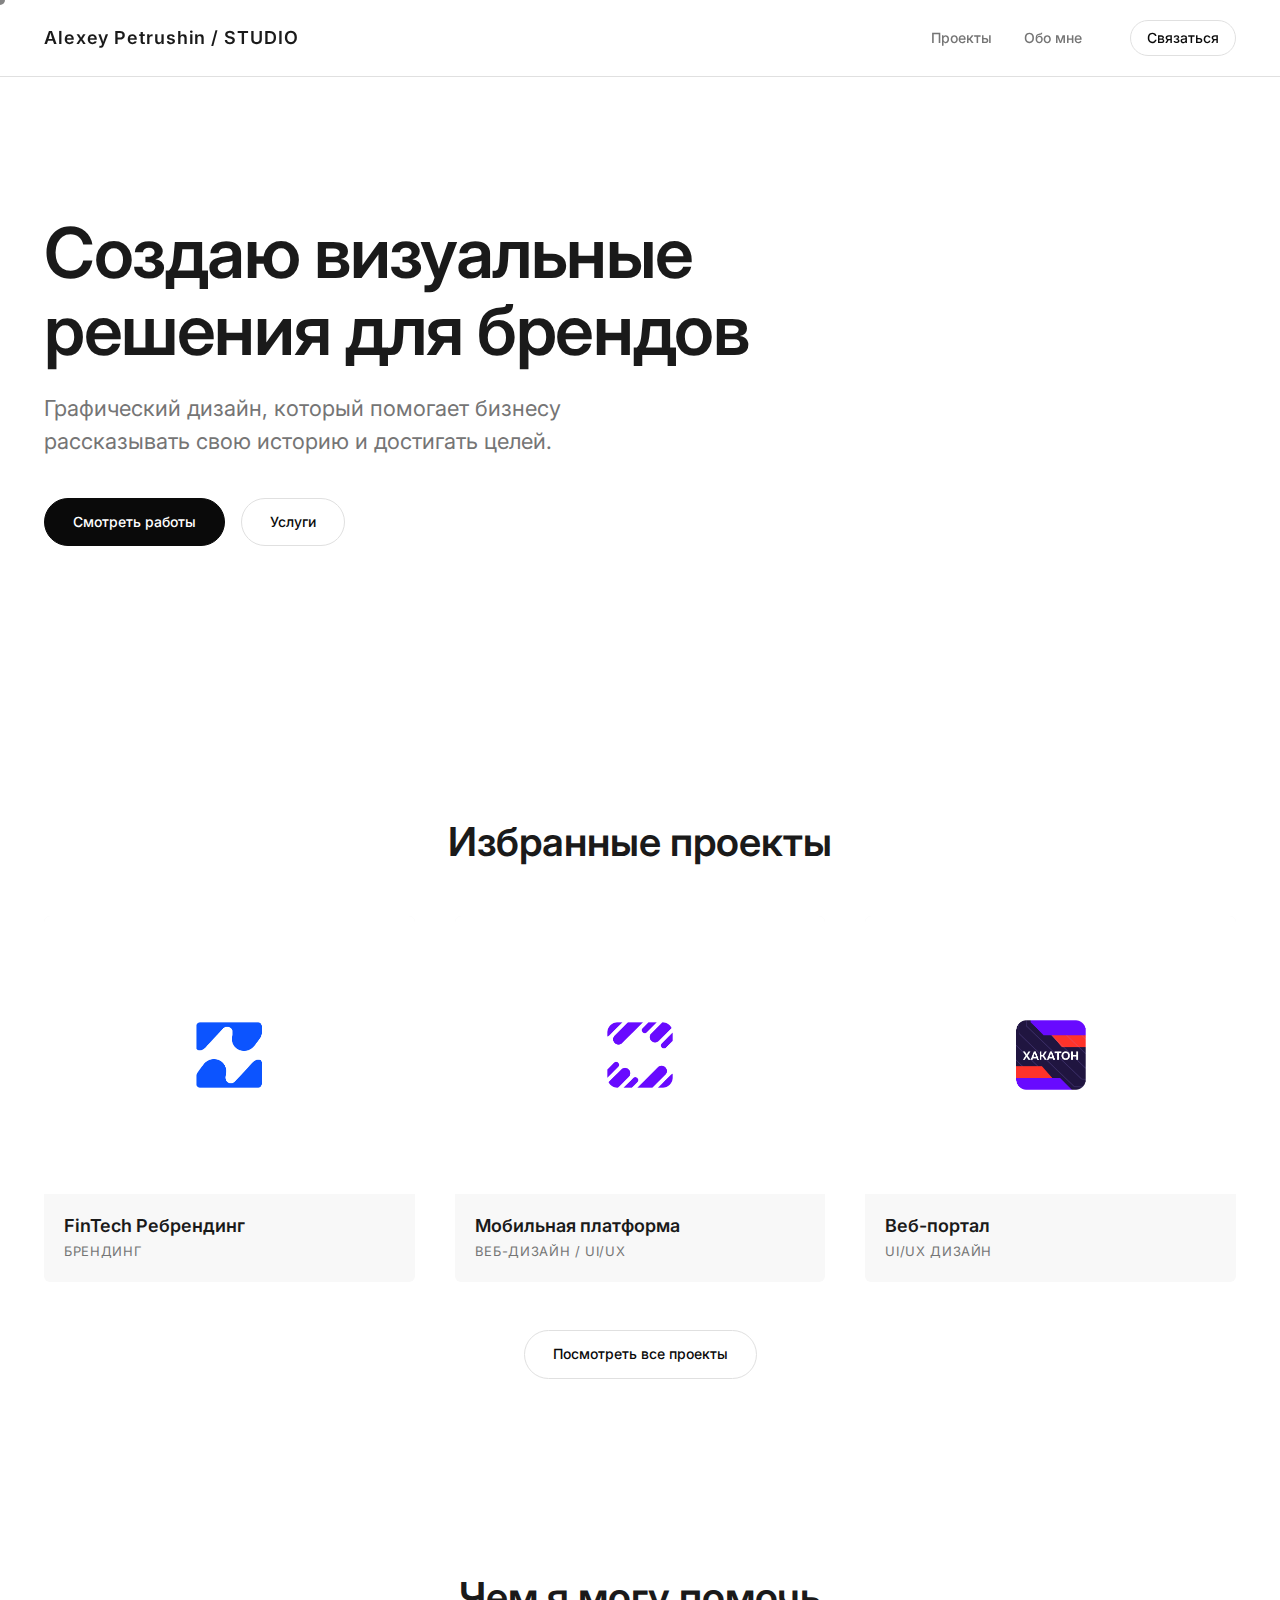
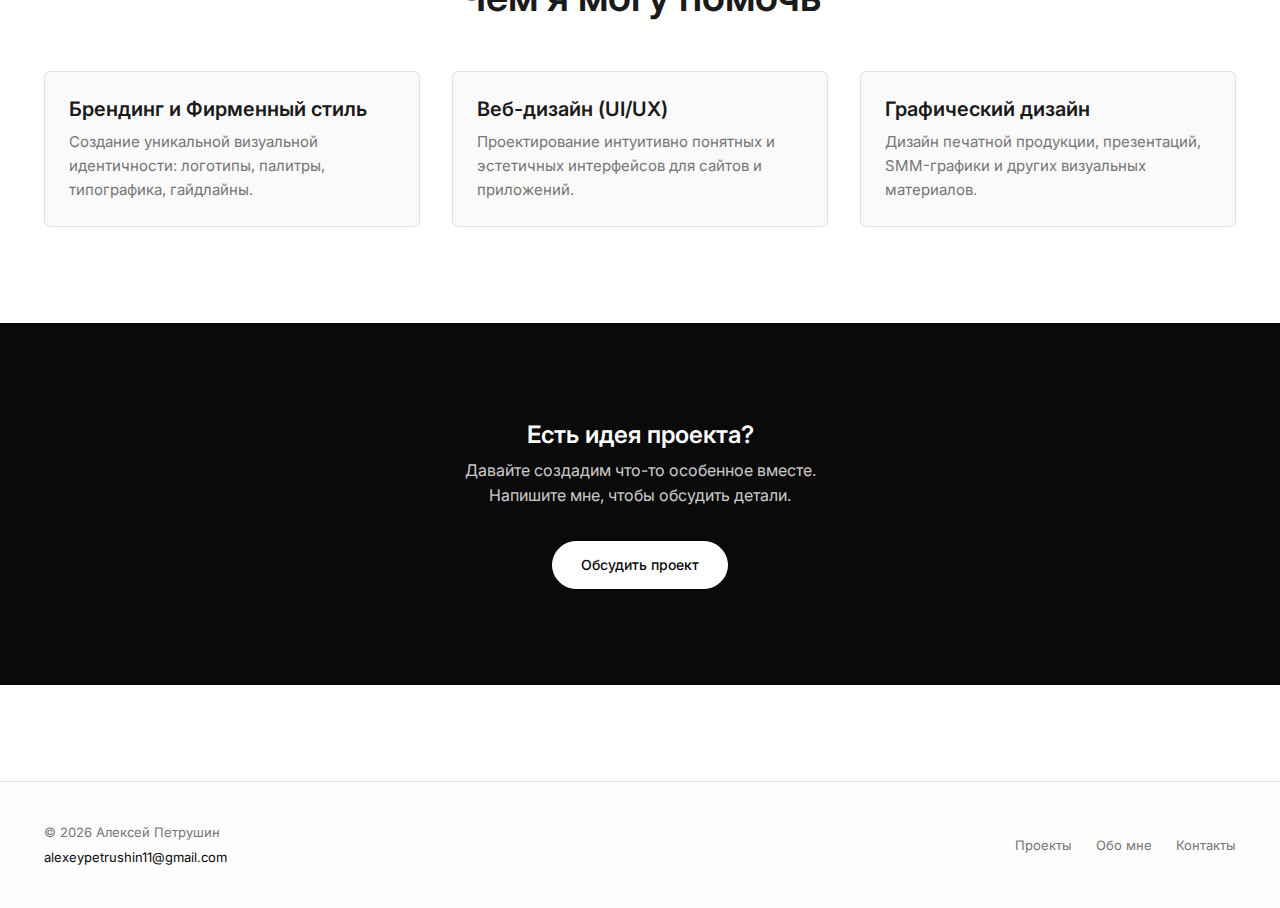
<file: index.html>
<!DOCTYPE html>
<html lang="ru">
<head>
    <meta charset="UTF-8">
    <meta name="viewport" content="width=device-width, initial-scale=1.0">
    <title>Алексей Петрушин | Графический Дизайн и Брендинг</title>
    <meta name="description" content="Портфолио графического дизайнера Алексея Петрушина. Разработка логотипов, фирменного стиля, веб-дизайна и визуальных концепций.">

    <link rel="preconnect" href="https://fonts.googleapis.com">
    <link rel="preconnect" href="https://fonts.gstatic.com" crossorigin>
    <link href="https://fonts.googleapis.com/css2?family=Inter:wght@300;400;500;600&display=swap" rel="stylesheet">
    <link rel="stylesheet" href="css/main.css">
    </head>
<body>
    <div class="cursor"></div>

    <header class="header">
        <nav class="nav container">
            <a href="index.html" class="nav__logo" aria-label="На главную">
                Alexey Petrushin / STUDIO
            </a>
            <div class="nav__menu">
                <a href="portfolio.html" class="nav__link" data-text="Проекты">Проекты</a>
                <a href="about.html" class="nav__link" data-text="Обо мне">Обо мне</a>
                <a href="contact.html" class="nav__link nav__link--cta" data-text="Связаться">Связаться</a>
            </div>
            </nav>
    </header>

    <main class="main-content">

        <section class="hero container">
            <div class="hero__text-content">
                <h1 class="hero__title">
                    Создаю визуальные <br> решения для брендов
                </h1>
                <p class="hero__subtitle">
                    Графический дизайн, который помогает бизнесу <br> рассказывать свою историю и достигать целей.
                </p>
                <div class="hero__actions">
                    <a href="portfolio.html" class="button">Смотреть работы</a>
                    <a href="#services" class="button button--secondary">Услуги</a>
                </div>
            </div>
            </section>

        <section class="selected-works container section-padding">
            <h2 class="section-title">Избранные проекты</h2>
            <div class="works-grid">
                <a href="case-1.html" class="work-item" aria-label="Подробнее о проекте FinTech">
                    <div class="work-item__image-wrapper">
                        <img src="images/projects/project1.jpeg" alt="Обложка проекта FinTech" class="work-item__image" loading="lazy">
                    </div>
                    <div class="work-item__caption">
                        <h3 class="work-item__title">FinTech Ребрендинг</h3>
                        <p class="work-item__category">Брендинг</p>
                    </div>
                </a>
                <a href="case-2.html" class="work-item" aria-label="Подробнее о проекте Мобильная платформа">
                    <div class="work-item__image-wrapper">
                        <img src="images/projects/project2.jpeg" alt="Обложка проекта Мобильная платформа" class="work-item__image" loading="lazy">
                    </div>
                    <div class="work-item__caption">
                        <h3 class="work-item__title">Мобильная платформа</h3>
                        <p class="work-item__category">Веб-дизайн / UI/UX</p>
                    </div>
                </a>
                 <a href="case-3.html" class="work-item" aria-label="Подробнее о проекте Веб-портал">
                    <div class="work-item__image-wrapper">
                        <img src="images/projects/project3.jpg" alt="Обложка проекта Веб-портал" class="work-item__image" loading="lazy">
                    </div>
                    <div class="work-item__caption">
                        <h3 class="work-item__title">Веб-портал</h3>
                        <p class="work-item__category">UI/UX Дизайн</p>
                    </div>
                </a>
            </div>
            <div class="works-footer">
                <a href="portfolio.html" class="button button--secondary">Посмотреть все проекты</a>
            </div>
        </section>

        <section class="services container section-padding" id="services">
            <h2 class="section-title">Чем я могу помочь</h2>
            <div class="services-list">
                <div class="service-item">
                    <h3 class="service-item__title">Брендинг и Фирменный стиль</h3>
                    <p class="service-item__description">Создание уникальной визуальной идентичности: логотипы, палитры, типографика, гайдлайны.</p>
                </div>
                <div class="service-item">
                    <h3 class="service-item__title">Веб-дизайн (UI/UX)</h3>
                    <p class="service-item__description">Проектирование интуитивно понятных и эстетичных интерфейсов для сайтов и приложений.</p>
                </div>
                <div class="service-item">
                    <h3 class="service-item__title">Графический дизайн</h3>
                    <p class="service-item__description">Дизайн печатной продукции, презентаций, SMM-графики и других визуальных материалов.</p>
                </div>
                 </div>
        </section>

         <section class="cta-section section-padding">
            <div class="container">
                <h2 class="cta-section__title">Есть идея проекта?</h2>
                <p class="cta-section__subtitle">Давайте создадим что-то особенное вместе. <br>Напишите мне, чтобы обсудить детали.</p>
                <a href="contact.html" class="button cta-section__button">Обсудить проект</a>
            </div>
        </section>

    </main>

    <footer class="footer">
        <div class="container footer-content">
            <div class="footer__info">
                <span>© <span id="current-year"></span> Алексей Петрушин</span>
                <a href="mailto:your-email@example.com">alexeypetrushin11@gmail.com</a> </div>
            <nav class="footer__nav">
                <a href="portfolio.html" class="footer__link">Проекты</a>
                <a href="about.html" class="footer__link">Обо мне</a>
                <a href="contact.html" class="footer__link">Контакты</a>
                </nav>
        </div>
    </footer>

    <script src="scripts/main.js"></script>
</body>
</html>
</file>
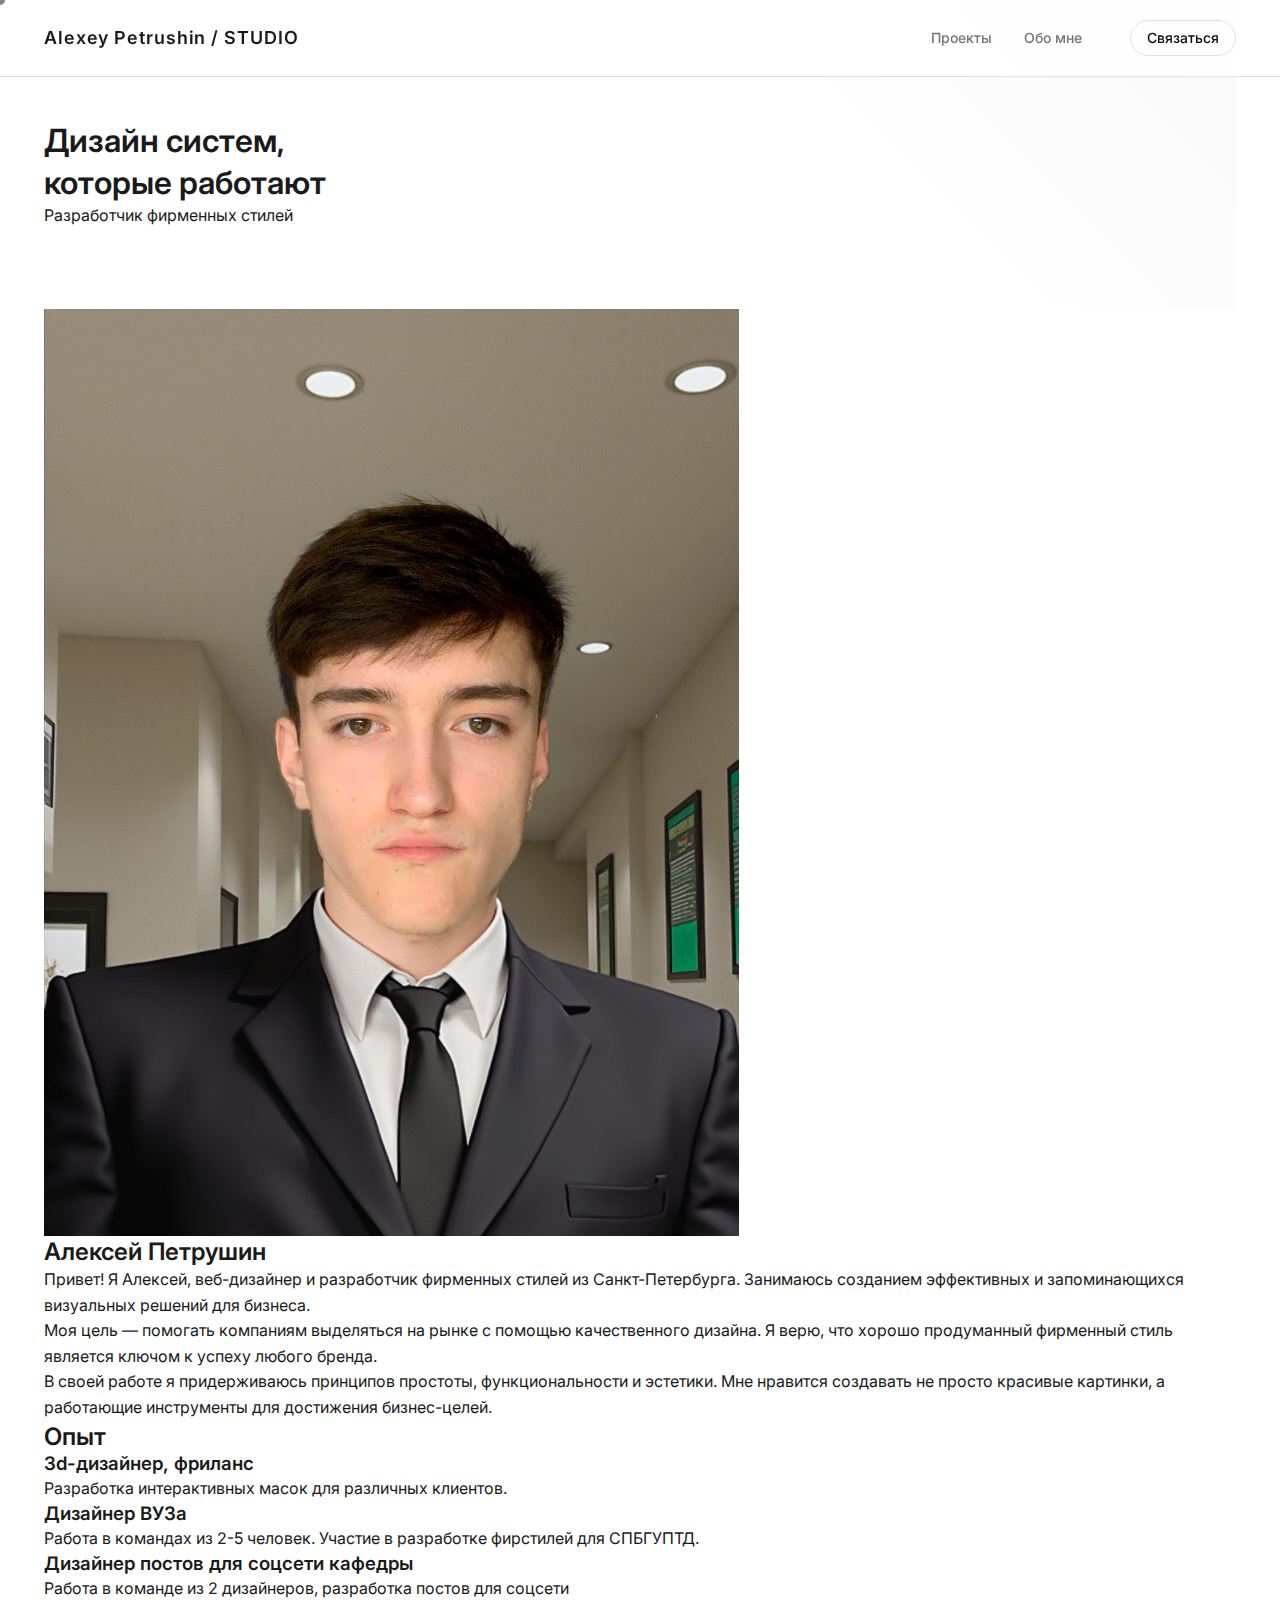
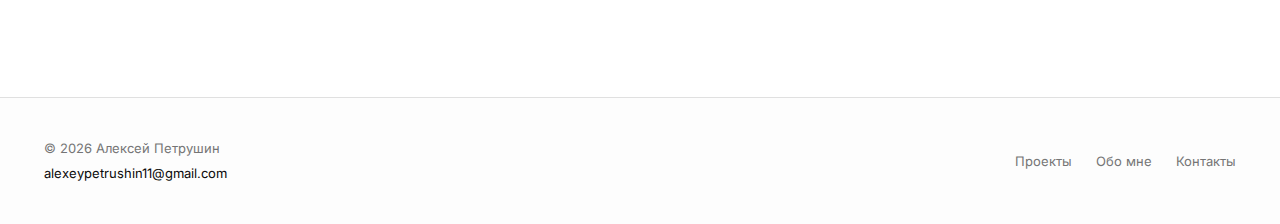
<file: about.html>
<!DOCTYPE html>
<html lang="ru">
<head>
    <meta charset="UTF-8">
    <meta name="viewport" content="width=device-width, initial-scale=1.0">
    <title>Обо мне | Alexey Petrushin</title>
    <link href="https://fonts.googleapis.com/css2?family=Inter:wght@400;500;600;700&display=swap" rel="stylesheet">
    <link rel="stylesheet" href="css/main.css">
</head>
<body>
 <div class="cursor"></div>
    <header class="header">
        <nav class="nav container">
            <a href="index.html" class="nav__logo" aria-label="На главную">
                Alexey Petrushin / STUDIO
            </a>
            <div class="nav__menu">
                <a href="portfolio.html" class="nav__link" data-text="Проекты">Проекты</a>
                <a href="about.html" class="nav__link" data-text="Обо мне">Обо мне</a>
                <a href="contact.html" class="nav__link nav__link--cta" data-text="Связаться">Связаться</a>
            </div>
            </nav>
    </header>

    <main>
        <section class="section">
            <div class="container">
                <div class="about-header">
                    <h1 class="heading-1 mb-2">Дизайн систем,<br>которые работают</h1>
                    <p class="about-subtitle">Разработчик фирменных стилей</p>
                </div>

                <div class="about-grid">
                    <div class="about-photo">
                        <img src="images/about/about.jpg" alt="Фото Алексея Петрушина">
                    </div>
                    <div class="about-info">
                        <h2 class="heading-2 mb-1">Алексей Петрушин</h2>
                        <p class="mb-2">Привет! Я Алексей, веб-дизайнер и разработчик фирменных стилей из Санкт-Петербурга. Занимаюсь созданием эффективных и запоминающихся визуальных решений для бизнеса.</p>
                        <p class="mb-2">Моя цель — помогать компаниям выделяться на рынке с помощью качественного дизайна. Я верю, что хорошо продуманный фирменный стиль является ключом к успеху любого бренда.</p>
                        <p>В своей работе я придерживаюсь принципов простоты, функциональности и эстетики. Мне нравится создавать не просто красивые картинки, а работающие инструменты для достижения бизнес-целей.</p>
                    </div>
                </div>
            </div>
        </section>

        <section class="section">
            <div class="container">
                <h2 class="heading-2 mb-2">Опыт</h2>
                <div class="timeline">
                    <div class="timeline-item">
                        <div class="timeline-dot"></div>
                        <div class="timeline-content">
                            <h3>3d-дизайнер, фриланс</h3>
                            <p>Разработка интерактивных масок для различных клиентов.</p>
                        </div>
                    </div>
                    <div class="timeline-item">
                        <div class="timeline-dot"></div>
                        <div class="timeline-content">
                            <h3>Дизайнер ВУЗа</h3>
                            <p>Работа в командах из 2-5 человек. Участие в разработке фирстилей для СПБГУПТД.</p>
                        </div>
                    </div>
                    <div class="timeline-item">
                        <div class="timeline-dot"></div>
                        <div class="timeline-content">
                            <h3>Дизайнер постов для соцсети кафедры</h3>
                            <p>Работа в команде из 2 дизайнеров, разработка постов для соцсети</p>
                        </div>
                    </div>
                </div>
            </div>
        </section>
    </main>

    
<footer class="footer">
        <div class="container footer-content">
            <div class="footer__info">
                <span>© <span id="current-year"></span> Алексей Петрушин</span>
                <a href="mailto:your-email@example.com">alexeypetrushin11@gmail.com</a> </div>
            <nav class="footer__nav">
                <a href="portfolio.html" class="footer__link">Проекты</a>
                <a href="about.html" class="footer__link">Обо мне</a>
                <a href="contact.html" class="footer__link">Контакты</a>
                </nav>
        </div>
    </footer>

    <script src="scripts/main.js"></script>
</body>
</html>
</file>
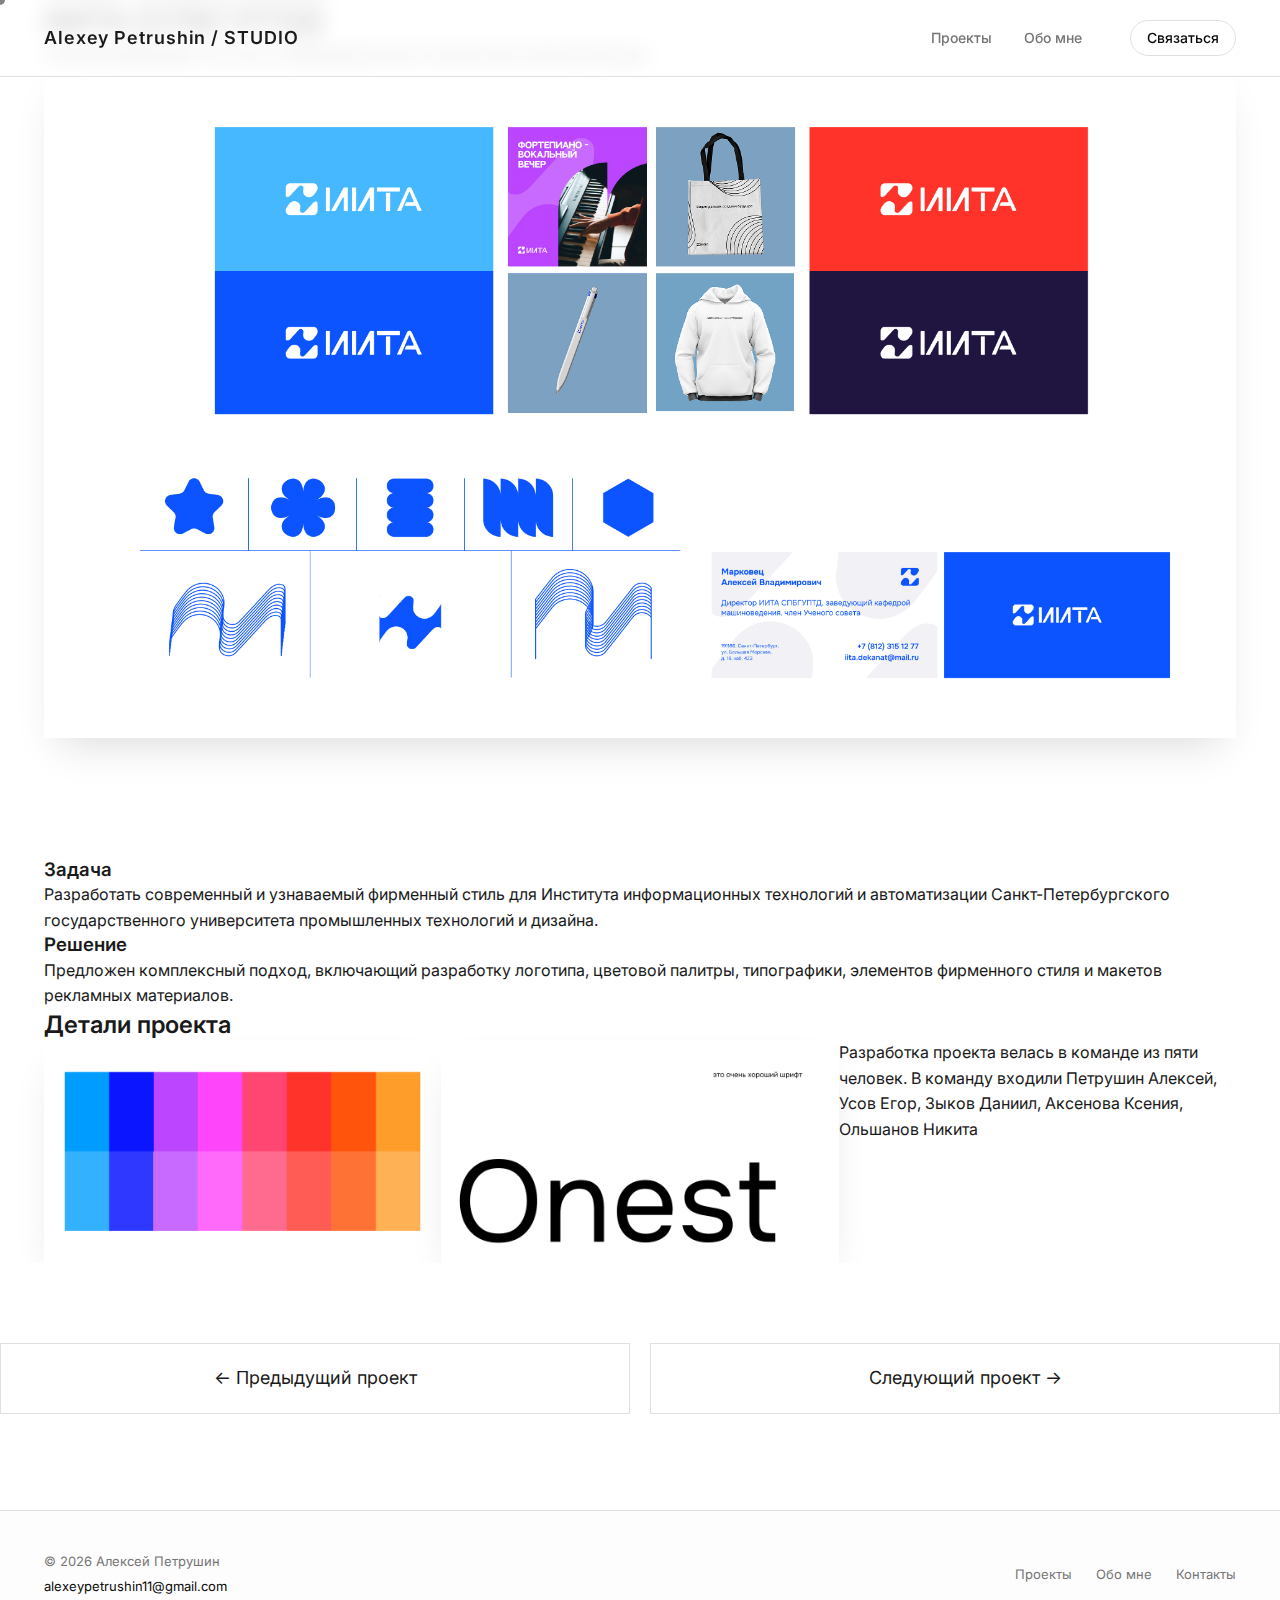
<file: case-1.html>
<!DOCTYPE html>
<html lang="ru">
<head>
    <meta charset="UTF-8">
    <meta name="viewport" content="width=device-width, initial-scale=1.0">
    <title> Фирменный стиль ИИТА | Alexey Petrushin</title>
    <link href="https://fonts.googleapis.com/css2?family=Inter:wght@400;500;600;700&display=swap" rel="stylesheet">
    <link rel="stylesheet" href="css/main.css">
</head>
<body>
   <div class="cursor"></div>
    <header class="header">
        <nav class="nav container">
            <a href="index.html" class="nav__logo" aria-label="На главную">
                Alexey Petrushin / STUDIO
            </a>
            <div class="nav__menu">
                <a href="portfolio.html" class="nav__link" data-text="Проекты">Проекты</a>
                <a href="about.html" class="nav__link" data-text="Обо мне">Обо мне</a>
                <a href="contact.html" class="nav__link nav__link--cta" data-text="Связаться">Связаться</a>
            </div>
            </nav>
    </header>

    <main>
        <article class="case-study">
            <section class="case-hero section">
                <div class="container">
                    <div class="case-header">
                        <h1 class="heading-1">ИИТА (СПБГУПТД)</h1>
                        <p class="case-subtitle">Полный ребрендинг института информационных технологий и автоматизации</p>
                    </div>
                    <img src="images/projects/project1-detail.jpg" alt="Главное изображение проекта" class="case-image">
                </div>
            </section>

            <section class="section">
                <div class="container">
                    <div class="case-content">
                        <div class="case-block">
                            <h3>Задача</h3>
                            <p>Разработать современный и узнаваемый фирменный стиль для Института информационных технологий и автоматизации Санкт-Петербургского государственного университета промышленных технологий и дизайна.</p>
                        </div>
                        <div class="case-block">
                            <h3>Решение</h3>
                            <p>Предложен комплексный подход, включающий разработку логотипа, цветовой палитры, типографики, элементов фирменного стиля и макетов рекламных материалов.</p>
                        </div>
                    </div>
                </div>
            </section>

            <section class="section">
                <div class="container">
                    <h2 class="heading-2 mb-2">Детали проекта</h2>
                    <div class="case-image-grid">
                        <img src="images/colors.jpg" alt="Деталь проекта 2" class="case-image">
                        <img src="images/typography.jpg" alt="Деталь проекта 3" class="case-image">
                        <div class="case-block">
                            
                            <p>Разработка проекта велась в команде из пяти человек. В команду входили Петрушин Алексей, Усов Егор, Зыков Даниил, Аксенова Ксения, Ольшанов Никита</p>
                        </div>
                    </div>
                </div>
            </section>
        </article>
    </main>

    <div class="case-navigation">
        <a href="#" class="nav-button">← Предыдущий проект</a>
        <a href="case-2.html" class="nav-button">Следующий проект →</a>
    </div>

   <footer class="footer">
        <div class="container footer-content">
            <div class="footer__info">
                <span>© <span id="current-year"></span> Алексей Петрушин</span>
                <a href="mailto:your-email@example.com">alexeypetrushin11@gmail.com</a> </div>
            <nav class="footer__nav">
                <a href="portfolio.html" class="footer__link">Проекты</a>
                <a href="about.html" class="footer__link">Обо мне</a>
                <a href="contact.html" class="footer__link">Контакты</a>
                </nav>
        </div>
    </footer>

    <script src="scripts/main.js"></script>
</body>
</html>
</file>
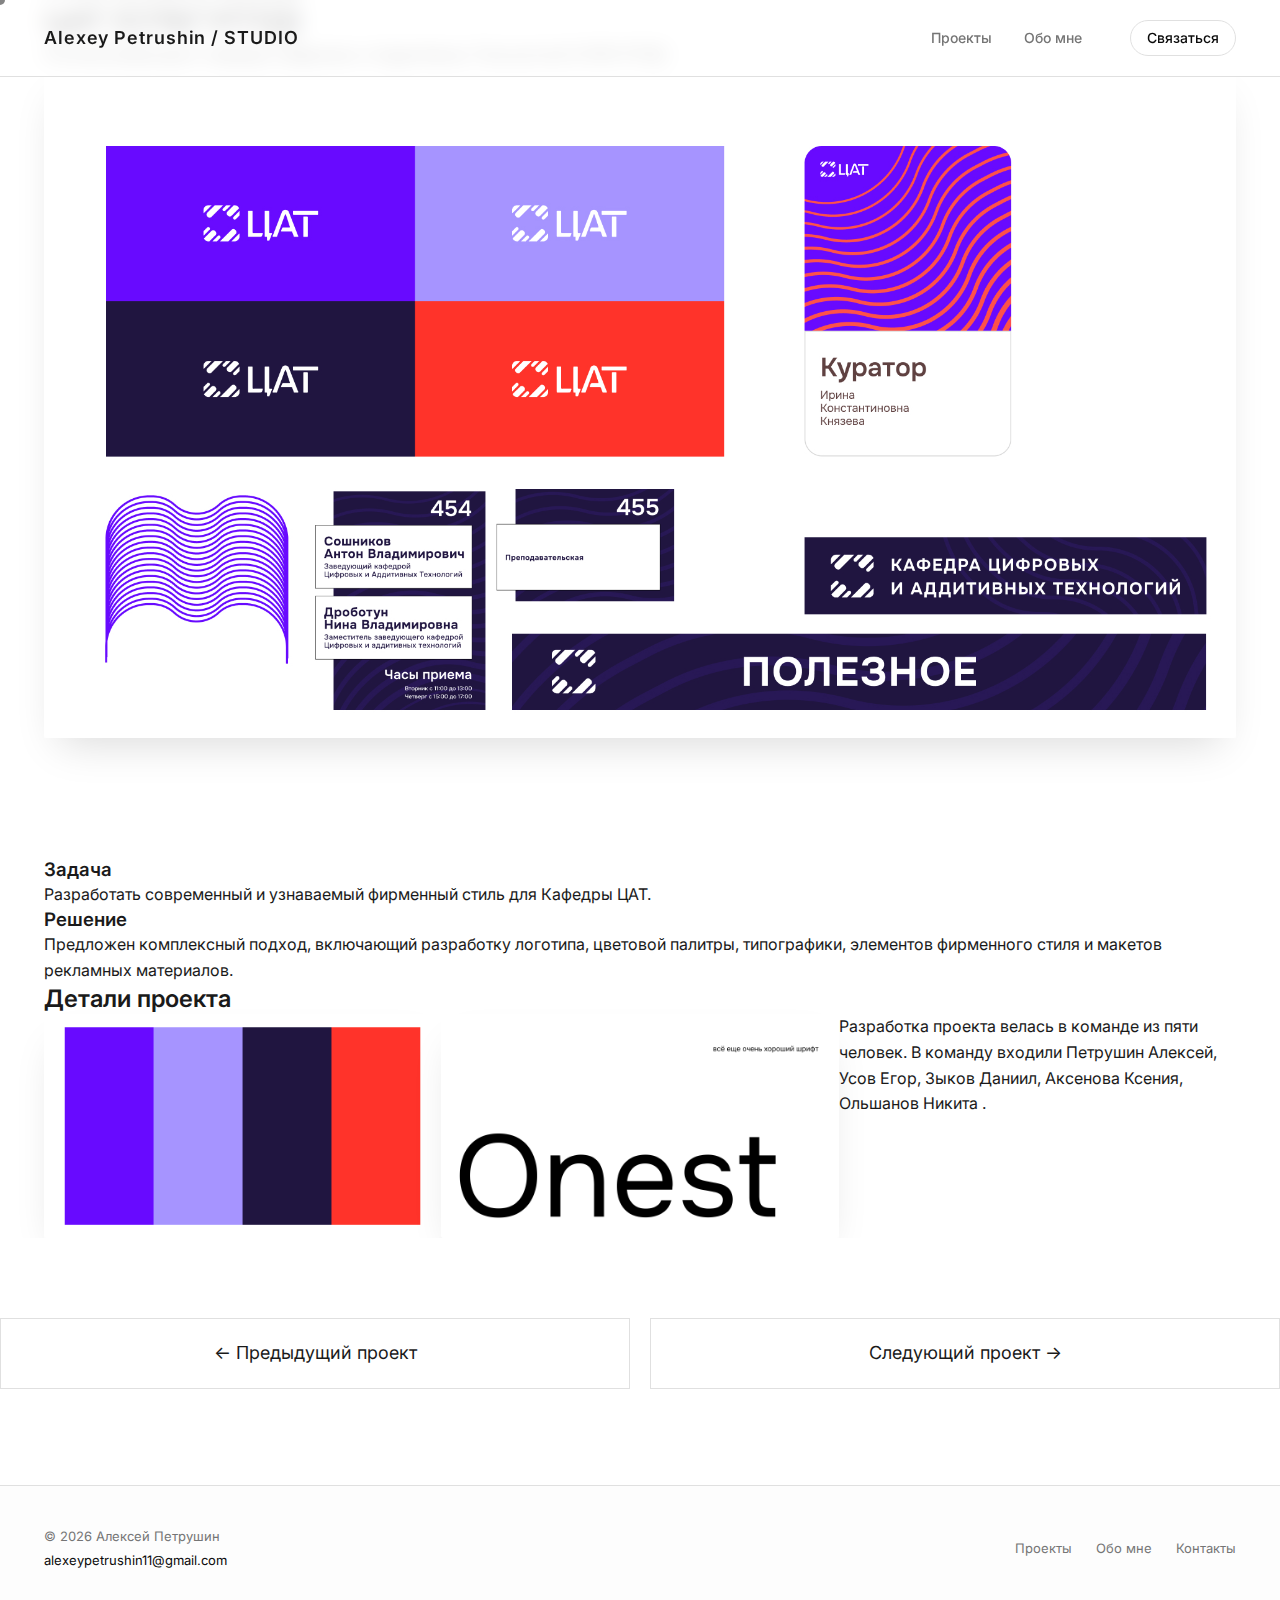
<file: case-2.html>
<!DOCTYPE html>
<html lang="ru">
<head>
    <meta charset="UTF-8">
    <meta name="viewport" content="width=device-width, initial-scale=1.0">
    <title> Фирменный стиль ЦАТ | Alexey Petrushin</title>
    <link href="https://fonts.googleapis.com/css2?family=Inter:wght@400;500;600;700&display=swap" rel="stylesheet">
    <link rel="stylesheet" href="css/main.css">
</head>
<body>
    <div class="cursor"></div>
    <header class="header">
        <nav class="nav container">
            <a href="index.html" class="nav__logo" aria-label="На главную">
                Alexey Petrushin / STUDIO
            </a>
            <div class="nav__menu">
                <a href="portfolio.html" class="nav__link" data-text="Проекты">Проекты</a>
                <a href="about.html" class="nav__link" data-text="Обо мне">Обо мне</a>
                <a href="contact.html" class="nav__link nav__link--cta" data-text="Связаться">Связаться</a>
            </div>
            </nav>
    </header>

    <main>
        <article class="case-study">
            <section class="case-hero section">
                <div class="container">
                    <div class="case-header">
                        <h1 class="heading-1">ЦАТ (СПБГУПТД)</h1>
                        <p class="case-subtitle">Полный ребрендинг кафедры Цифровых и Аддитивных Технологий (СПБГУПТД)</p>
                    </div>
                    <img src="images/projects/project2-detail.jpg" alt="Главное изображение проекта" class="case-image">
                </div>
            </section>

            <section class="section">
                <div class="container">
                    <div class="case-content">
                        <div class="case-block">
                            <h3>Задача</h3>
                            <p>Разработать современный и узнаваемый фирменный стиль для Кафедры ЦАТ.</p>
                        </div>
                        <div class="case-block">
                            <h3>Решение</h3>
                            <p>Предложен комплексный подход, включающий разработку логотипа, цветовой палитры, типографики, элементов фирменного стиля и макетов рекламных материалов.</p>
                        </div>
                    </div>
                </div>
            </section>

            <section class="section">
                <div class="container">
                    <h2 class="heading-2 mb-2">Детали проекта</h2>
                    <div class="case-image-grid">
                        <img src="images/colors2.jpg" alt="Деталь проекта 2" class="case-image">
                        <img src="images/typography2.jpg" alt="Деталь проекта 3" class="case-image">
                        <div class="case-block">
                            
                            <p>Разработка проекта велась в команде из пяти человек. В команду входили Петрушин Алексей, Усов Егор, Зыков Даниил, Аксенова Ксения, Ольшанов Никита .</p>
                        </div>
                    </div>
                </div>
            </section>
        </article>
    </main>

    <div class="case-navigation">
        <a href="case-1.html" class="nav-button">← Предыдущий проект</a>
        <a href="case-3.html" class="nav-button">Следующий проект →</a>
    </div>
    <footer class="footer">
        <div class="container footer-content">
            <div class="footer__info">
                <span>© <span id="current-year"></span> Алексей Петрушин</span>
                <a href="mailto:your-email@example.com">alexeypetrushin11@gmail.com</a> </div>
            <nav class="footer__nav">
                <a href="portfolio.html" class="footer__link">Проекты</a>
                <a href="about.html" class="footer__link">Обо мне</a>
                <a href="contact.html" class="footer__link">Контакты</a>
                </nav>
        </div>
    </footer>
    <script src="scripts/main.js"></script>
</body>
</html>
</file>
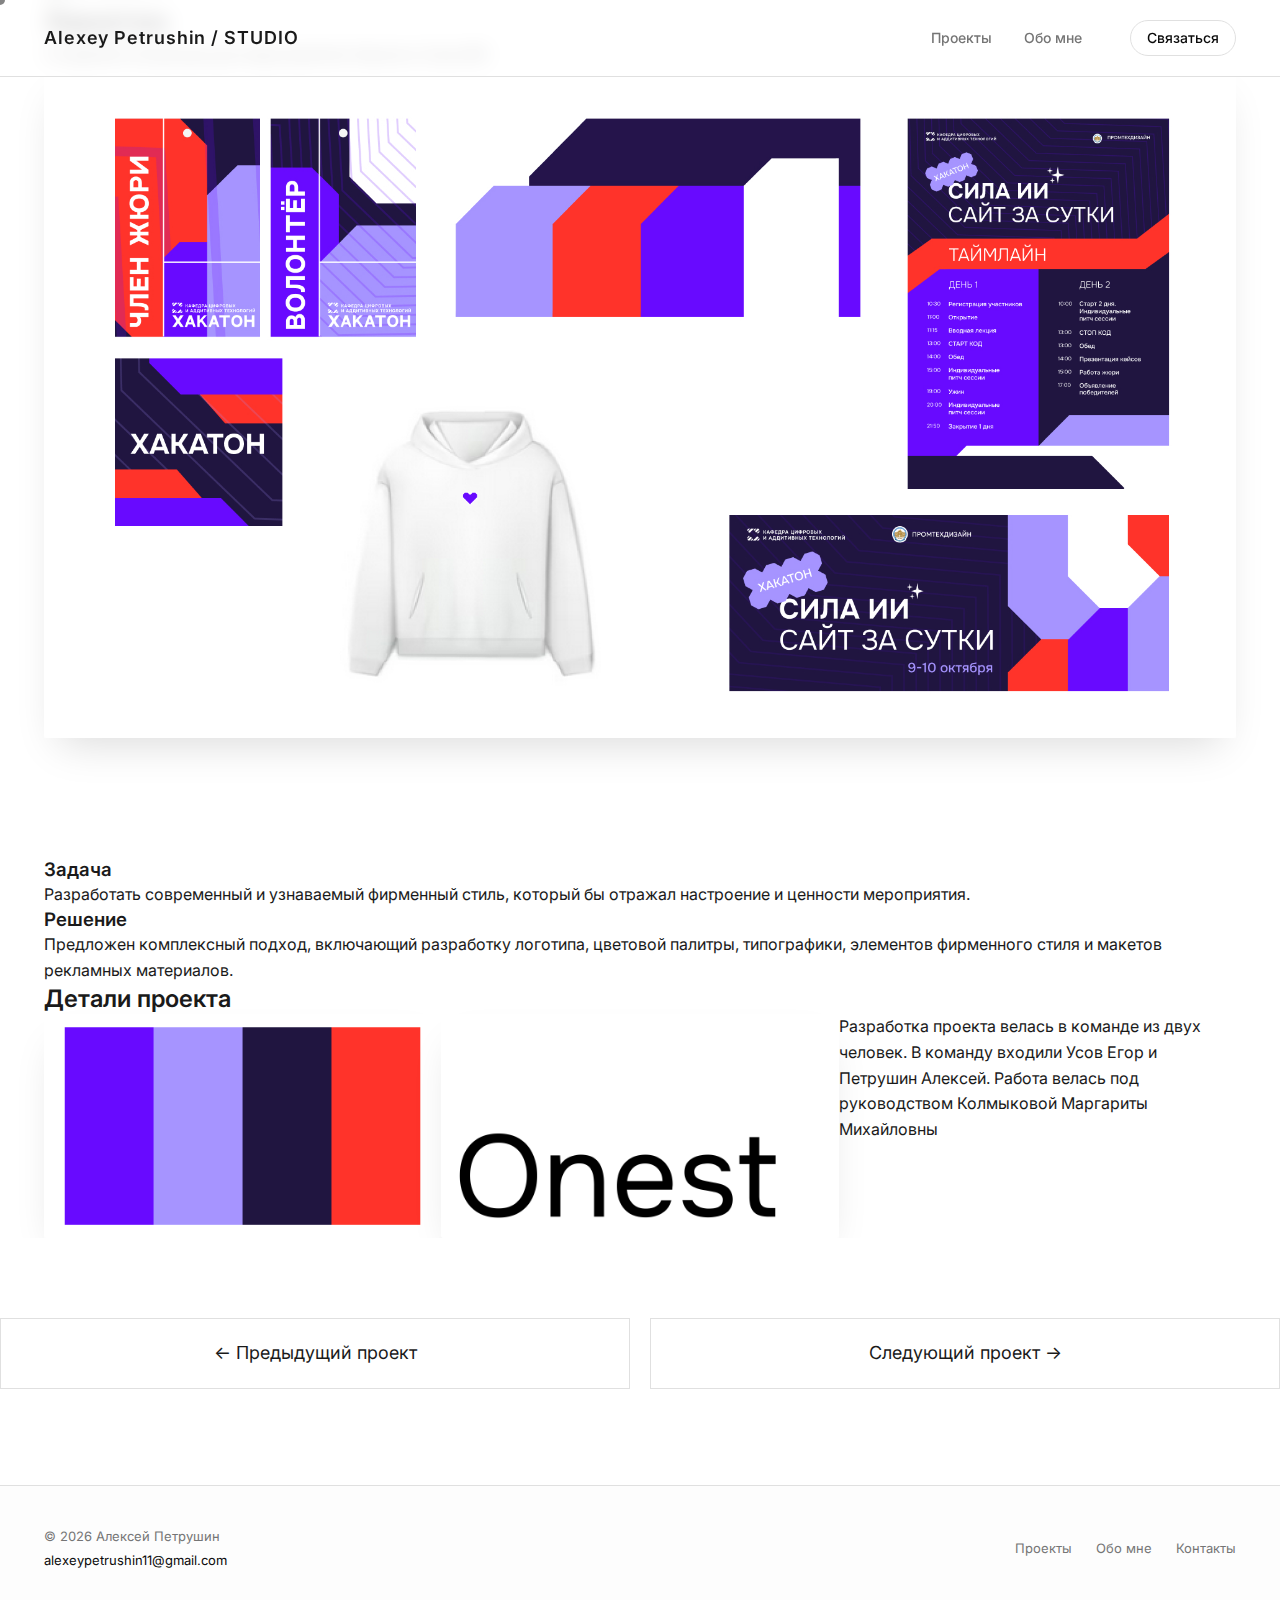
<file: case-3.html>
<!DOCTYPE html>
<html lang="ru">
<head>
    <meta charset="UTF-8">
    <meta name="viewport" content="width=device-width, initial-scale=1.0">
    <title> Хатакон | Alexey Petrushin</title>
    <link href="https://fonts.googleapis.com/css2?family=Inter:wght@400;500;600;700&display=swap" rel="stylesheet">
    <link rel="stylesheet" href="css/main.css">
</head>
<body>
     <div class="cursor"></div>
    <header class="header">
        <nav class="nav container">
            <a href="index.html" class="nav__logo" aria-label="На главную">
                Alexey Petrushin / STUDIO
            </a>
            <div class="nav__menu">
                <a href="portfolio.html" class="nav__link" data-text="Проекты">Проекты</a>
                <a href="about.html" class="nav__link" data-text="Обо мне">Обо мне</a>
                <a href="contact.html" class="nav__link nav__link--cta" data-text="Связаться">Связаться</a>
            </div>
            </nav>
    </header>

     <main>
        <article class="case-study">
            <section class="case-hero section">
                <div class="container">
                    <div class="case-header">
                        <h1 class="heading-1">Хакатон</h1>
                        <p class="case-subtitle">Создание концепции для мероприятия-Хакатон Сила ИИ</p>
                    </div>
                    <img src="images/projects/project3-detail.jpg" alt="Главное изображение проекта" class="case-image">
                </div>
            </section>

            <section class="section">
                <div class="container">
                    <div class="case-content">
                        <div class="case-block">
                            <h3>Задача</h3>
                            <p>Разработать современный и узнаваемый фирменный стиль, который бы отражал настроение и ценности мероприятия.</p>
                        </div>
                        <div class="case-block">
                            <h3>Решение</h3>
                            <p>Предложен комплексный подход, включающий разработку логотипа, цветовой палитры, типографики, элементов фирменного стиля и макетов рекламных материалов.</p>
                        </div>
                    </div>
                </div>
            </section>

            <section class="section">
                <div class="container">
                    <h2 class="heading-2 mb-2">Детали проекта</h2>
                    <div class="case-image-grid">
                        <img src="images/colors3.jpg" alt="Деталь проекта 2" class="case-image">
                        <img src="images/typography3.jpg" alt="Деталь проекта 3" class="case-image">
                        <div class="case-block">
                            
                            <p>Разработка проекта велась в команде из двух человек. В команду входили Усов Егор и Петрушин Алексей. Работа велась под руководством Колмыковой Маргариты Михайловны</p>
                        </div>
                    </div>
                </div>
            </section>
        </article>
    </main>

<div class="case-navigation">
    <a href="case-2.html" class="nav-button">← Предыдущий проект</a>
    <a href="case-4.html" class="nav-button">Следующий проект →</a>
</div>
    <footer class="footer">
        <div class="container footer-content">
            <div class="footer__info">
                <span>© <span id="current-year"></span> Алексей Петрушин</span>
                <a href="mailto:your-email@example.com">alexeypetrushin11@gmail.com</a> </div>
            <nav class="footer__nav">
                <a href="portfolio.html" class="footer__link">Проекты</a>
                <a href="about.html" class="footer__link">Обо мне</a>
                <a href="contact.html" class="footer__link">Контакты</a>
                </nav>
        </div>
    </footer>

    <script src="scripts/main.js"></script>
</body>
</html>
</file>
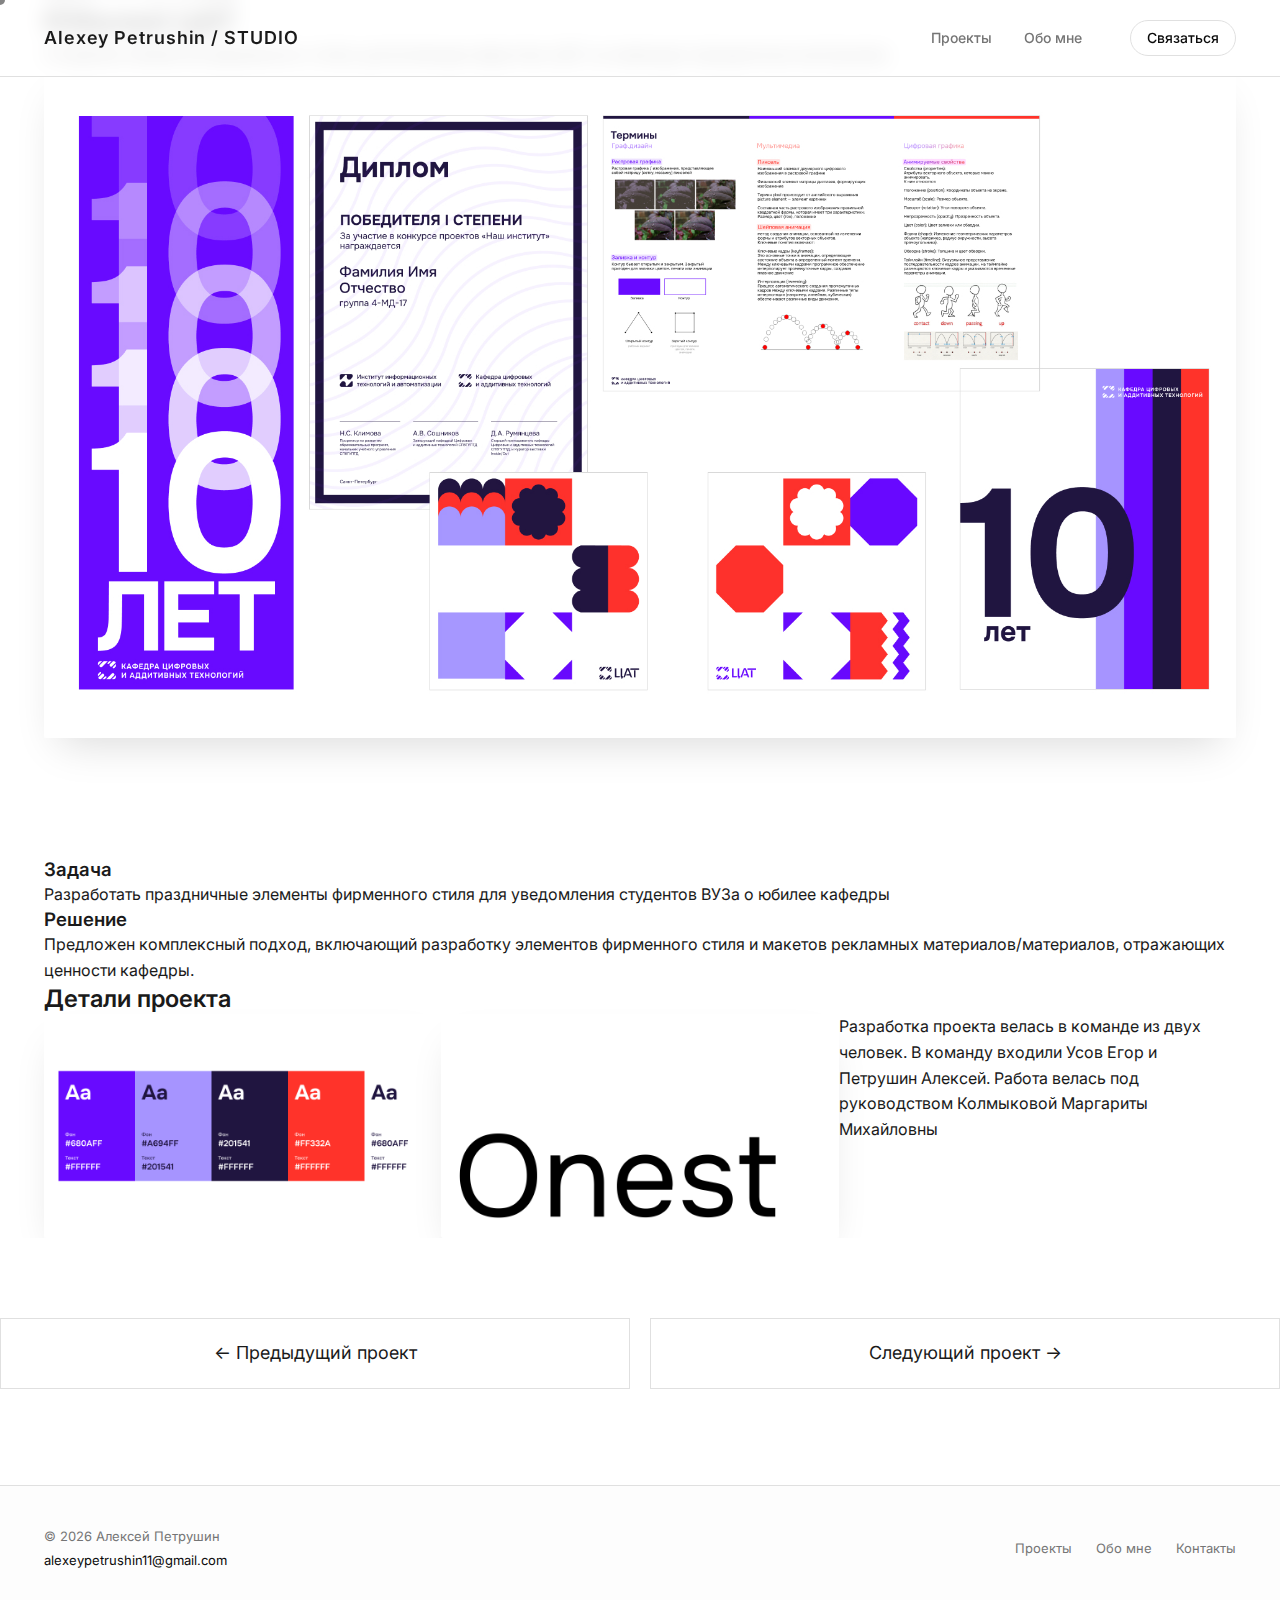
<file: case-4.html>
<!DOCTYPE html>
<html lang="ru">
<head>
    <meta charset="UTF-8">
    <meta name="viewport" content="width=device-width, initial-scale=1.0">
    <title> Юбилей ЦАТ | Alexey Petrushin</title>
    <link href="https://fonts.googleapis.com/css2?family=Inter:wght@400;500;600;700&display=swap" rel="stylesheet">
    <link rel="stylesheet" href="css/main.css">
</head>
<body>
     <div class="cursor"></div>
    <header class="header">
        <nav class="nav container">
            <a href="index.html" class="nav__logo" aria-label="На главную">
                Alexey Petrushin / STUDIO
            </a>
            <div class="nav__menu">
                <a href="portfolio.html" class="nav__link" data-text="Проекты">Проекты</a>
                <a href="about.html" class="nav__link" data-text="Обо мне">Обо мне</a>
                <a href="contact.html" class="nav__link nav__link--cta" data-text="Связаться">Связаться</a>
            </div>
            </nav>
    </header>

     <main>
        <article class="case-study">
            <section class="case-hero section">
                <div class="container">
                    <div class="case-header">
                        <h1 class="heading-1">Юбилей ЦАТ</h1>
                        <p class="case-subtitle">Создание элементов фирменного стиля, дополняющих фирстиль ЦАТ, но имеющих праздничное настроение</p>
                    </div>
                    <img src="images/projects/project4-detail.jpg" alt="Главное изображение проекта" class="case-image">
                </div>
            </section>

            <section class="section">
                <div class="container">
                    <div class="case-content">
                        <div class="case-block">
                            <h3>Задача</h3>
                            <p>Разработать праздничные элементы фирменного стиля для уведомления студентов ВУЗа о юбилее кафедры</p>
                        </div>
                        <div class="case-block">
                            <h3>Решение</h3>
                            <p>Предложен комплексный подход, включающий разработку элементов фирменного стиля и макетов рекламных материалов/материалов, отражающих ценности кафедры.</p>
                        </div>
                    </div>
                </div>
            </section>

            <section class="section">
                <div class="container">
                    <h2 class="heading-2 mb-2">Детали проекта</h2>
                    <div class="case-image-grid">
                        <img src="images/colors4.jpg" alt="Деталь проекта 2" class="case-image">
                        <img src="images/typography4.jpg" alt="Деталь проекта 3" class="case-image">
                        <div class="case-block">
                            
                            <p>Разработка проекта велась в команде из двух человек. В команду входили Усов Егор и Петрушин Алексей. Работа велась под руководством Колмыковой Маргариты Михайловны</p>
                        </div>
                    </div>
                </div>
            </section>
        </article>
    </main>

<div class="case-navigation">
    <a href="case-3.html" class="nav-button">← Предыдущий проект</a>
    <a href="case-5.html" class="nav-button">Следующий проект →</a>
</div>
    <footer class="footer">
        <div class="container footer-content">
            <div class="footer__info">
                <span>© <span id="current-year"></span> Алексей Петрушин</span>
                <a href="mailto:your-email@example.com">alexeypetrushin11@gmail.com</a> </div>
            <nav class="footer__nav">
                <a href="portfolio.html" class="footer__link">Проекты</a>
                <a href="about.html" class="footer__link">Обо мне</a>
                <a href="contact.html" class="footer__link">Контакты</a>
                </nav>
        </div>
    </footer>

    <script src="scripts/main.js"></script>
</body>
</html>
</file>
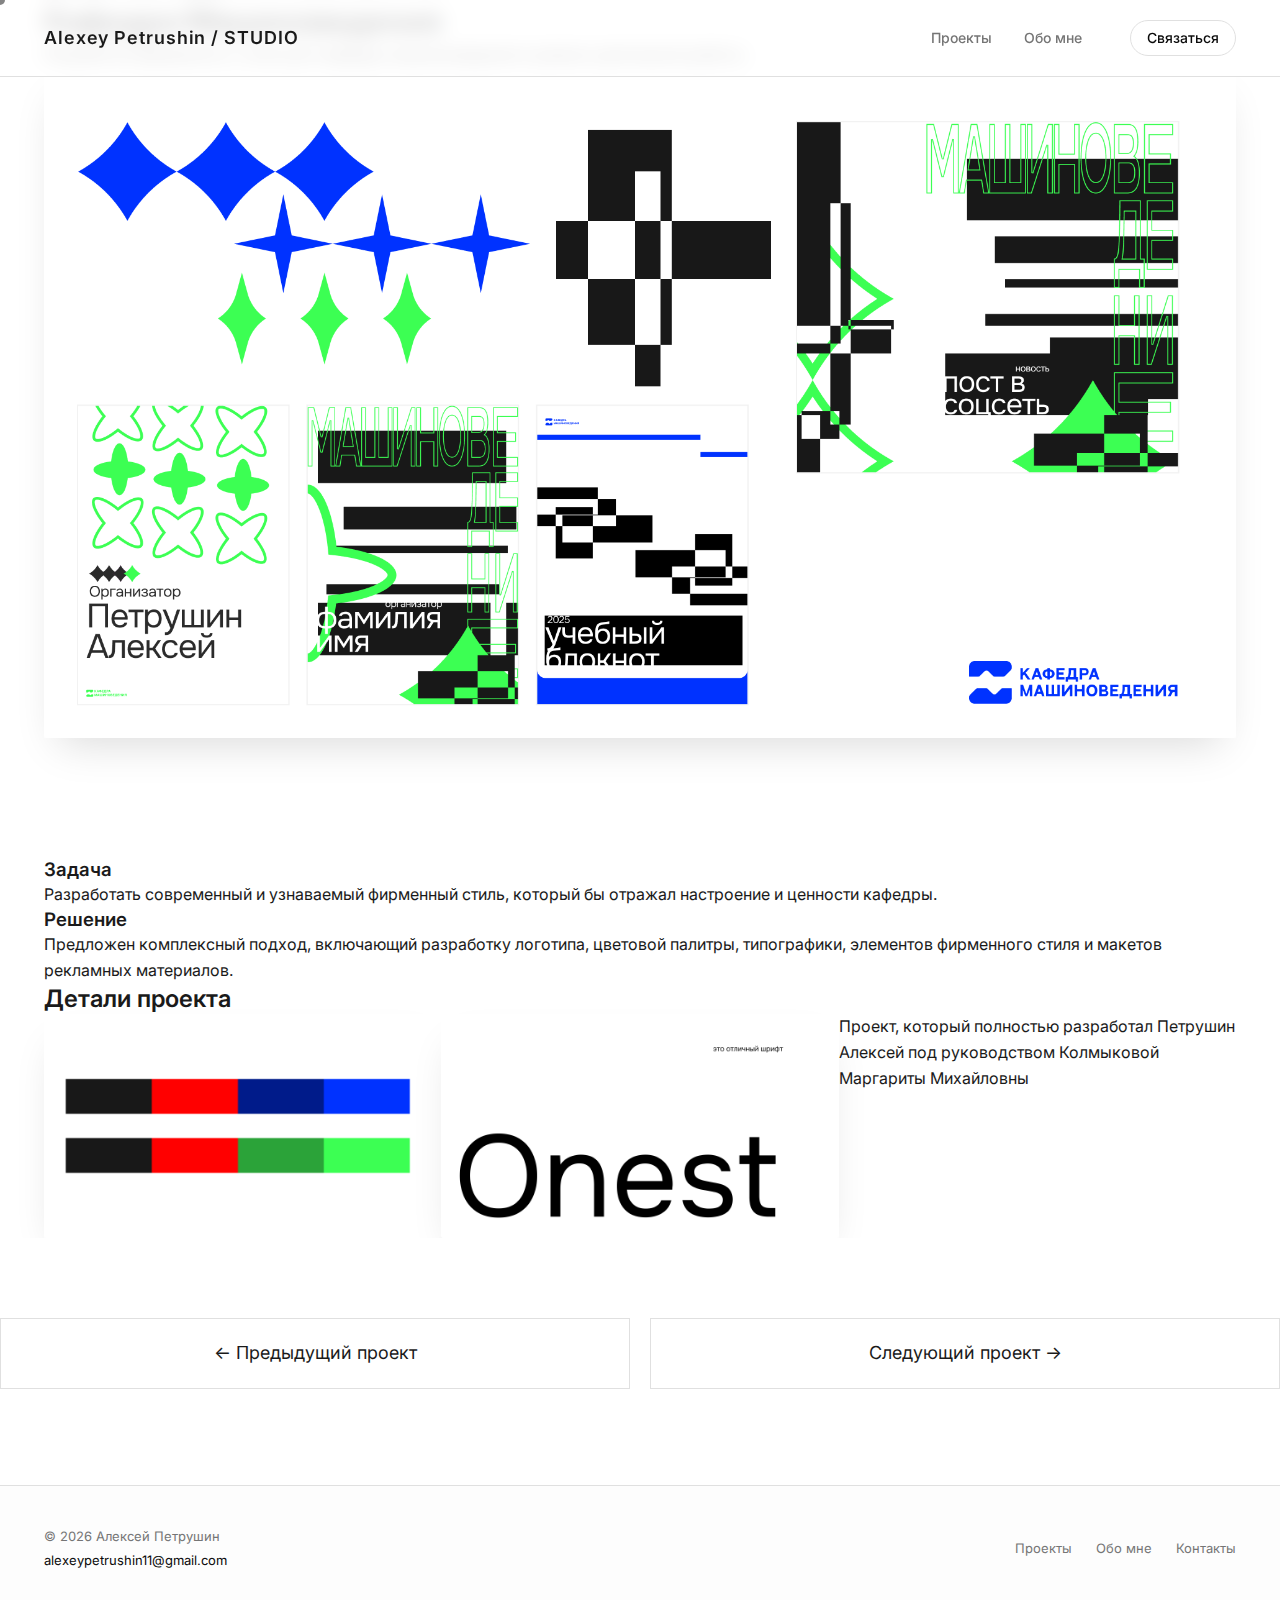
<file: case-5.html>
<!DOCTYPE html>
<html lang="ru">
<head>
    <meta charset="UTF-8">
    <meta name="viewport" content="width=device-width, initial-scale=1.0">
    <title> Машиноведение | Alexey Petrushin</title>
    <link href="https://fonts.googleapis.com/css2?family=Inter:wght@400;500;600;700&display=swap" rel="stylesheet">
    <link rel="stylesheet" href="css/main.css">
</head>
<body>
  <div class="cursor"></div>
    <header class="header">
        <nav class="nav container">
            <a href="index.html" class="nav__logo" aria-label="На главную">
                Alexey Petrushin / STUDIO
            </a>
            <div class="nav__menu">
                <a href="portfolio.html" class="nav__link" data-text="Проекты">Проекты</a>
                <a href="about.html" class="nav__link" data-text="Обо мне">Обо мне</a>
                <a href="contact.html" class="nav__link nav__link--cta" data-text="Связаться">Связаться</a>
            </div>
            </nav>
    </header>
     <main>
        <article class="case-study">
            <section class="case-hero section">
                <div class="container">
                    <div class="case-header">
                        <h1 class="heading-1">Кафедра Машиноведения</h1>
                        <p class="case-subtitle">Разработка фирменного стиля для кафедры машиноведения в рамках дипломной работы</p>
                    </div>
                    <img src="images/projects/project5-detail.png" alt="Главное изображение проекта" class="case-image">
                </div>
            </section>

            <section class="section">
                <div class="container">
                    <div class="case-content">
                        <div class="case-block">
                            <h3>Задача</h3>
                            <p>Разработать современный и узнаваемый фирменный стиль, который бы отражал настроение и ценности кафедры.</p>
                        </div>
                        <div class="case-block">
                            <h3>Решение</h3>
                            <p>Предложен комплексный подход, включающий разработку логотипа, цветовой палитры, типографики, элементов фирменного стиля и макетов рекламных материалов.</p>
                        </div>
                    </div>
                </div>
            </section>

            <section class="section">
                <div class="container">
                    <h2 class="heading-2 mb-2">Детали проекта</h2>
                    <div class="case-image-grid">
                        <img src="images/colors5.png" alt="Деталь проекта 2" class="case-image">
                        <img src="images/typography5.png" alt="Деталь проекта 3" class="case-image">
                        <div class="case-block">
                            
                            <p>Проект, который полностью разработал Петрушин Алексей под руководством Колмыковой Маргариты Михайловны</p>
                        </div>
                    </div>
                </div>
            </section>
        </article>
    </main>

<div class="case-navigation">
    <a href="case-4.html" class="nav-button">← Предыдущий проект</a>
    <a href="#" class="nav-button">Следующий проект →</a>
</div>
    <footer class="footer">
        <div class="container footer-content">
            <div class="footer__info">
                <span>© <span id="current-year"></span> Алексей Петрушин</span>
                <a href="mailto:your-email@example.com">alexeypetrushin11@gmail.com</a> </div>
            <nav class="footer__nav">
                <a href="portfolio.html" class="footer__link">Проекты</a>
                <a href="about.html" class="footer__link">Обо мне</a>
                <a href="contact.html" class="footer__link">Контакты</a>
                </nav>
        </div>
    </footer>

    <script src="scripts/main.js"></script>
</body>
</html>
</file>
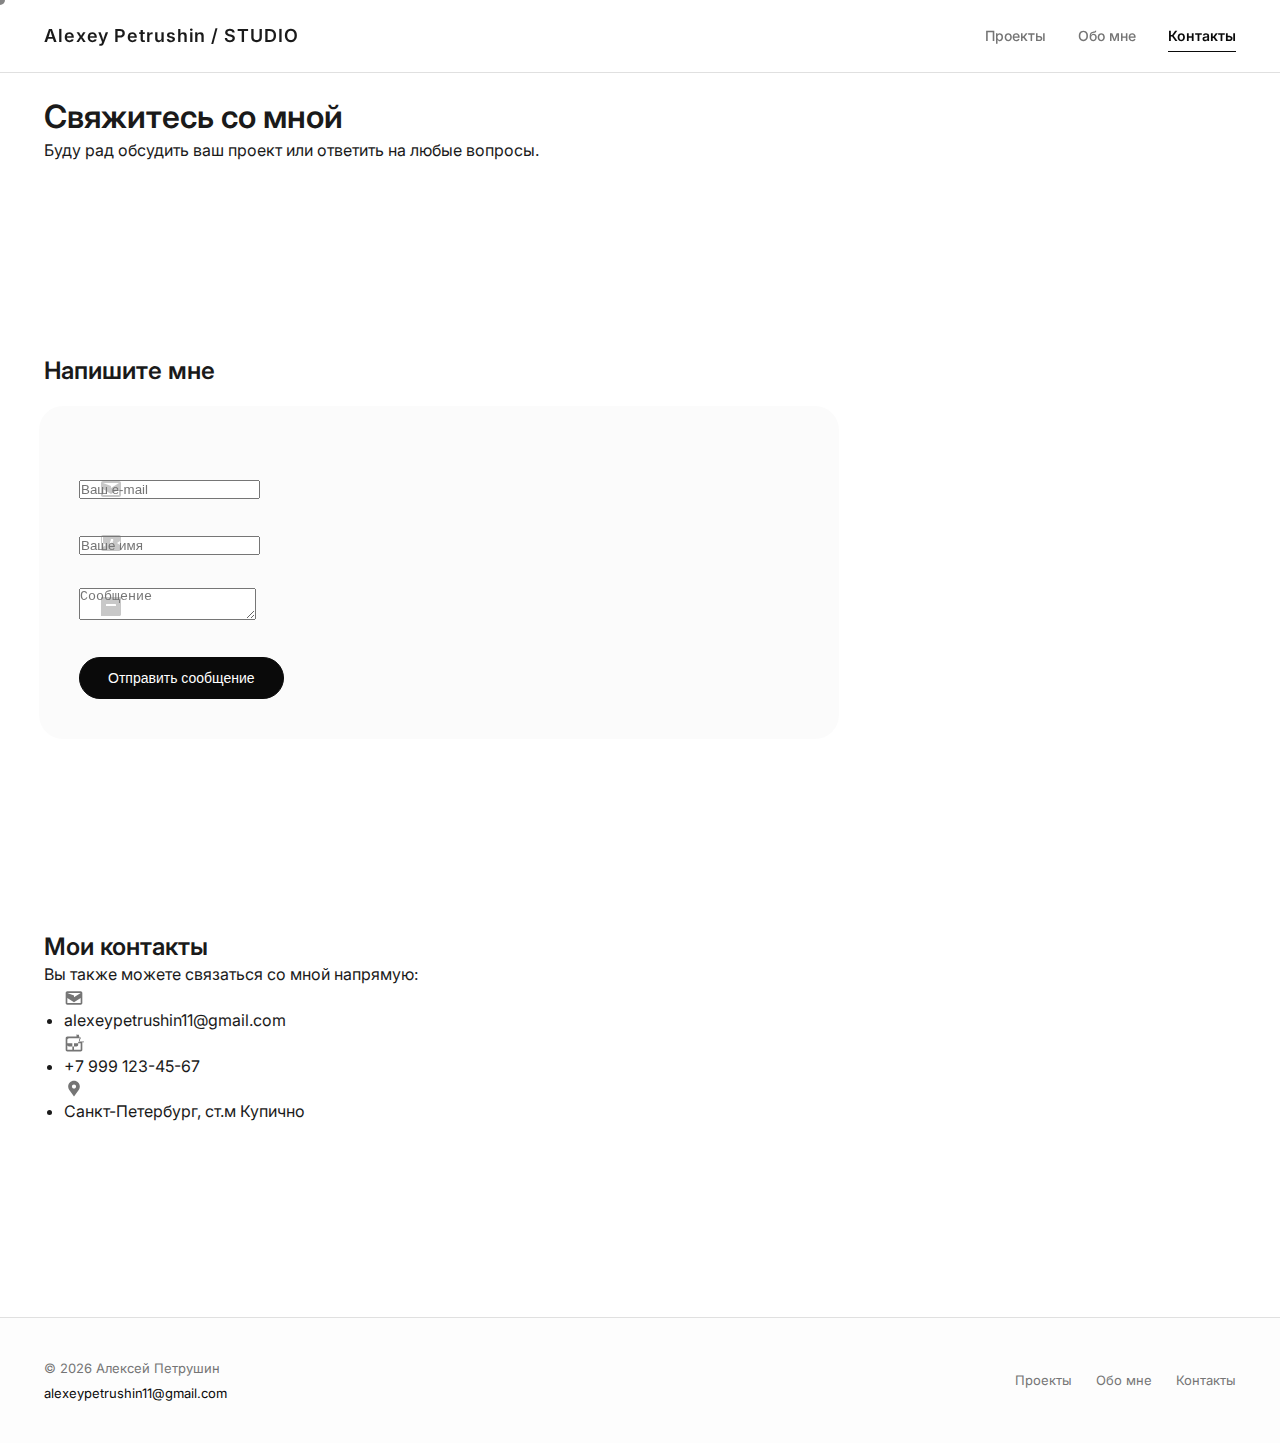
<file: contact.html>
<!DOCTYPE html>
<html lang="ru">
<head>
    <meta charset="UTF-8">
    <meta name="viewport" content="width=device-width, initial-scale=1.0">
    <title>Контакты | Alexey Petrushin</title>
    <link href="https://fonts.googleapis.com/css2?family=Inter:wght@400;500;600;700&display=swap" rel="stylesheet">
    <link rel="stylesheet" href="css/main.css">
</head>
<body>
<div class="cursor"></div>
    <header class="header">
        <nav class="nav container">
            <a href="index.html" class="nav__logo" aria-label="На главную">
                Alexey Petrushin / STUDIO
            </a>
            <div class="nav__menu">
                <a href="portfolio.html" class="nav__link" data-text="Проекты">Проекты</a>
                <a href="about.html" class="nav__link" data-text="Обо мне">Обо мне</a>
                <a href="contact.html" class="nav__link nav__link--active" data-text="Контакты">Контакты</a>
            </div>
        </nav>
    </header>

    <main>
        <section class="hero-section hero-section--contact section-padding">
            <div class="container">
                <div class="hero-section__info">
                    <h1 class="hero-section__title">Свяжитесь со мной</h1>
                    <p class="hero-section__description">Буду рад обсудить ваш проект или ответить на любые вопросы.</p>
                </div>
            </div>
        </section>

        <section class="contact-form-section section-padding">
            <div class="container">
                <div class="contact-form-wrapper">
                    <h2 class="contact-form-wrapper__title">Напишите мне</h2>
                    <form class="modern-form">
                        <div class="input-wrapper">
                            <svg class="input-icon" viewBox="0 0 24 24">
                                <path d="M20 4H4c-1.1 0-1.99.9-1.99 2L2 18c0 1.1.9 2 2 2h16c1.1 0 2-.9 2-2V6c0-1.1-.9-2-2-2zm0 14H4v-6l8 5 8-5v6zm-8-9L4 6h16l-8 5z"/>
                            </svg>
                            <input type="email" id="email" class="input" placeholder="Ваш e-mail">
                        </div>

                        <div class="input-wrapper">
                            <svg class="input-icon" viewBox="0 0 24 24">
                                <path d="M20 2H4c-1.1 0-2 .9-2 2v12c0 1.1.9 2 2 2h16c1.1 0 2-.9 2-2V4c0-1.1-.9-2-2-2zm-9 10v-4l3 2-3 2zm-8 0V4h18v8l-3-2 3-2V4H4v6l3 2-3 2zm10 2h-4v-1.5c0-.3-.2-.5-.5-.5s-.5.2-.5.5V14h-1.5c-.3 0-.5.2-.5.5s.2.5.5.5H9v1.5c0 .3.2.5.5.5s.5-.2.5-.5V15h1.5c.3 0 .5-.2.5-.5s-.2-.5-.5-.5h-1.5v-1.3c.1-.1.2-.3.2-.4v1.8zm.7-4.4h-1.5c-.3 0-.5-.2-.5-.5V6.5c0-.3.2-.5.5-.5h1.5c.3 0 .5.2.5.5v1.3c0 .3-.2.5-.5.5z"/>
                            </svg>
                            <input type="text" id="name" class="input" placeholder="Ваше имя">
                        </div>

                        <div class="input-wrapper">
                            <svg class="input-icon" viewBox="0 0 24 24">
                                <path d="M17 11v-1c0-1.1-.9-2-2-2H9c-1.1 0-2 .9-2 2v1h10zm-2 6h-6v-2h6v2zm4-4h-14v-2h14v2zm2-4h-18v-2h18v2zm0 12H2V2h20v18z"/>
                            </svg>
                            <textarea id="message" class="input" placeholder="Сообщение"></textarea>
                        </div>

                        <button type="submit" class="button">Отправить сообщение</button>
                    </form>
                </div>
            </div>
        </section>

        <section class="contact-info-section section-padding">
            <div class="container">
                <div class="contact-info-wrapper">
                    <h2 class="contact-info-wrapper__title">Мои контакты</h2>
                    <p class="contact-info-wrapper__description">Вы также можете связаться со мной напрямую:</p>
                    <ul class="contact-list">
                        <li>
                            <svg viewBox="0 0 24 24">
                                <path d="M20 4H4c-1.1 0-1.99.9-1.99 2L2 18c0 1.1.9 2 2 2h16c1.1 0 2-.9 2-2V6c0-1.1-.9-2-2-2zm0 14H4v-6l8 5 8-5v6zm-8-9L4 6h16l-8 5z"/>
                            </svg>
                            <a href="mailto:alexeypetrushin11@gmail.com">alexeypetrushin11@gmail.com</a>
                        </li>
                        <li>
                            <svg viewBox="0 0 24 24">
                                <path d="M20 19h-8v-8h8v8zm-10 0H4v-8h6v8zm10-10V5c0-1.1-.9-2-2-2H4c-1.1 0-2 .9-2 2v14c0 1.1.9 2 2 2h16c1.1 0 2-.9 2-2v-9c0-.6-.4-1-1-1h-3c-.6 0-1 .4-1 1v3c0 1.1-.9 2-2 2H6c-1.1 0-2-.9-2-2V7c0-1.1.9-2 2-2h12c1.1 0 2 .9 2 2v2c0 .6.4 1 1 1h3c.6 0 1-.4 1-1zm-2-8h-2c-.6 0-1-.4-1-1V5c0-.6.4-1 1-1h2c.6 0 1 .4 1 1v4c0 .6-.4 1-1 1z"/>
                            </svg>
                            <a href="tel:+79991234567">+7 999 123-45-67</a>
                        </li>
                        <li>
                            <svg viewBox="0 0 24 24">
                                <path d="M12 2C8.13 2 5 5.13 5 9c0 1.42.42 2.73 1.15 3.8L12 21l5.85-8.2c.73-1.07 1.15-2.38 1.15-3.8 0-3.87-3.13-7-7-7zm0 9.5c-1.38 0-2.5-1.12-2.5-2.5s1.12-2.5 2.5-2.5 2.5 1.12 2.5 2.5-1.12 2.5-2.5 2.5z"/>
                            </svg>
                            Санкт-Петербург, ст.м Купично
                        </li>
                    </ul>
                </div>
            </div>
        </section>
    </main>

    <footer class="footer">
        <div class="container footer-content">
            <div class="footer__info">
                <span>© <span id="current-year"></span> Алексей Петрушин</span>
                <a href="mailto:alexeypetrushin11@gmail.com">alexeypetrushin11@gmail.com</a>
            </div>
            <nav class="footer__nav">
                <a href="portfolio.html" class="footer__link">Проекты</a>
                <a href="about.html" class="footer__link">Обо мне</a>
                <a href="contact.html" class="footer__link">Контакты</a>
            </nav>
        </div>
    </footer>

    <script src="scripts/main.js"></script>
    <script>
        document.getElementById('current-year').textContent = new Date().getFullYear();
    </script>
</body>
</html>
</file>
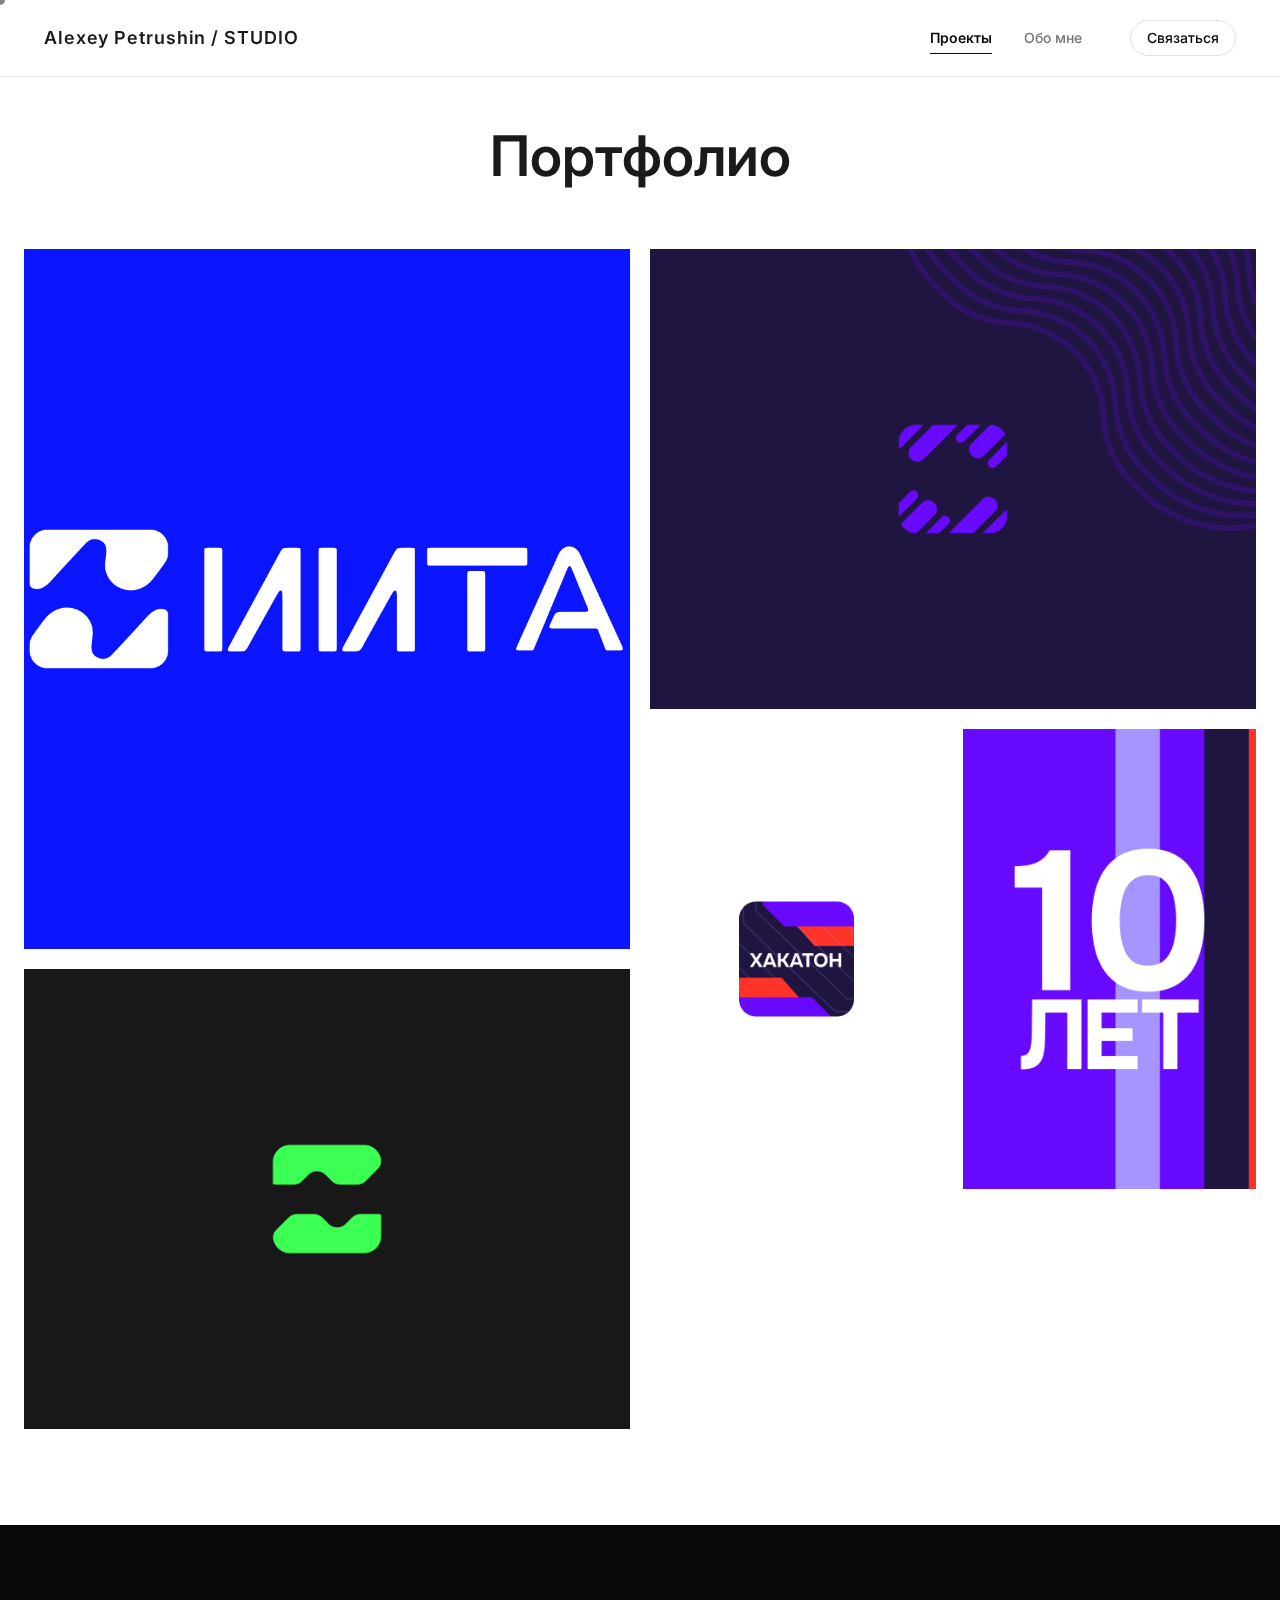
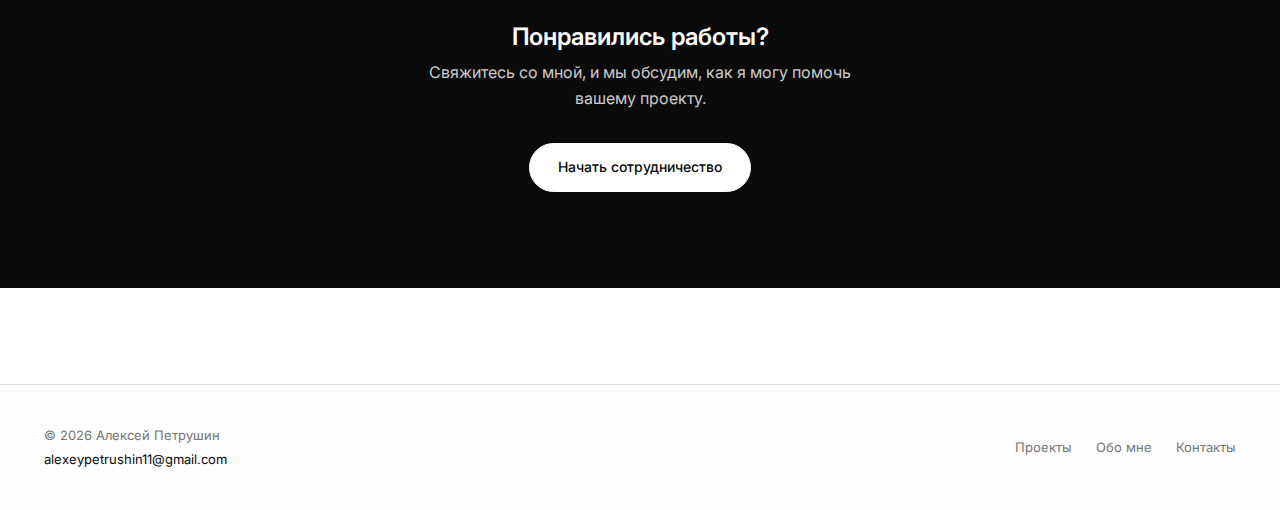
<file: portfolio.html>
<!DOCTYPE html>
<html lang="ru">
<head>
    <meta charset="UTF-8">
    <meta name="viewport" content="width=device-width, initial-scale=1.0">
    <title>Проекты | Алексей Петрушин</title>
    <meta name="description" content="Портфолио работ графического дизайнера Алексея Петрушина.">

    <link rel="preconnect" href="https://fonts.googleapis.com">
    <link rel="preconnect" href="https://fonts.gstatic.com" crossorigin>
    <link href="https://fonts.googleapis.com/css2?family=Inter:wght@300;400;500;600&display=swap" rel="stylesheet">
    <link rel="stylesheet" href="css/main.css">
</head>
<body>
    <div class="cursor"></div>

    <header class="header">
        <nav class="nav container">
             <a href="index.html" class="nav__logo" aria-label="На главную">
                Alexey Petrushin / STUDIO
            </a>
            <div class="nav__menu">
                <a href="portfolio.html" class="nav__link nav__link--active" data-text="Проекты">Проекты</a> <a href="about.html" class="nav__link" data-text="Обо мне">Обо мне</a>
                <a href="contact.html" class="nav__link nav__link--cta" data-text="Связаться">Связаться</a>
            </div>
        </nav>
    </header>

    <main class="main-content">
        <section class="portfolio-hero container">
            <h1 class="portfolio-hero__title">Портфолио</h1>
            </section>

        <section class="portfolio-grid-section container-fluid section-padding">
            <div class="portfolio-grid">
                <a href="case-1.html" class="portfolio-item portfolio-item--1" data-category="Фирстиль ИИТА">
                    <img src="images/projects/project1.jpg" alt="Фирстиль ИИТА" loading="lazy">
                    <div class="portfolio-item__overlay">
                        <h3>FinTech Ребрендинг</h3>
                        <span>Брендинг</span>
                    </div>
                </a>
                 <a href="case-2.html" class="portfolio-item portfolio-item--2" data-category="Фирстиль ЦАТ">
                     <img src="images/projects/project2.jpg" alt="Фирстиль ЦАТ" loading="lazy">
                     <div class="portfolio-item__overlay">
                        <h3>Мобильная платформа</h3>
                        <span>Веб-дизайн / UI/UX</span>
                    </div>
                </a>
                 <a href="case-3.html" class="portfolio-item portfolio-item--3" data-category="Хатакон">
                    <img src="images/projects/project3.jpg" alt="Хатакон" loading="lazy">
                    <div class="portfolio-item__overlay">
                        <h3>Веб-портал</h3>
                        <span>UI/UX Дизайн</span>
                    </div>
                </a>
                 <a href="case-4.html" class="portfolio-item portfolio-item--4" data-category="Юбилей ЦАТ">
                    <img src="images/projects/project4.jpg" alt="Дизайн-система" loading="lazy">
                     <div class="portfolio-item__overlay">
                        <h3>Дизайн-система</h3>
                        <span>Гайдлайны</span>
                    </div>
                </a>
                <a href="case-5.html" class="portfolio-item portfolio-item--5" data-category="Фирстиль Машиноведение">
                    <img src="images/projects/project5.jpg" alt="Кафедра Машиноведения" loading="lazy">
                    <div class="portfolio-item__overlay">
                        <h3>Кафедра Машиноведения</h3>
                        <span>Идентика</span>
                    </div>
                </a>
                 </div>
        </section>

         <section class="cta-section section-padding">
            <div class="container">
                <h2 class="cta-section__title">Понравились работы?</h2>
                <p class="cta-section__subtitle">Свяжитесь со мной, и мы обсудим, как я могу помочь <br> вашему проекту.</p>
                <a href="contact.html" class="button cta-section__button">Начать сотрудничество</a>
            </div>
        </section>
    </main>

    <footer class="footer">
         <div class="container footer-content">
            <div class="footer__info">
                <span>© <span id="current-year"></span> Алексей Петрушин</span>
                <a href="mailto:your-email@example.com">alexeypetrushin11@gmail.com</a> </div>
            <nav class="footer__nav">
                <a href="portfolio.html" class="footer__link">Проекты</a>
                <a href="about.html" class="footer__link">Обо мне</a>
                <a href="contact.html" class="footer__link">Контакты</a>
            </nav>
        </div>
    </footer>

    <script src="scripts/main.js"></script>
</body>
</html>
</file>
<file: css/main.css>
/* ======================================================

   MAIN.CSS - НОВАЯ ВЕРСИЯ v2025.03.31

   ====================================================== */



/* ===== 1. Глобальные настройки и переменные ===== */

:root {

    /* Цвета */

    --color-background: #ffffff; /* Белый фон */

    --color-text: #1a1a1a; /* Темно-серый текст */

    --color-primary: #0a0a0a; /* Черный для акцентов/кнопок */

    --color-secondary: #757575; /* Серый для доп. текста */

    --color-accent: #0057FF;   /* Пример акцентного синего, можно изменить */

    --color-border: #e0e0e0; /* Светло-серый для границ */



    /* Типографика */

    --font-family-base: 'Inter', -apple-system, BlinkMacSystemFont, 'Segoe UI', Roboto, Oxygen, Ubuntu, Cantarell, 'Open Sans', 'Helvetica Neue', sans-serif;

    /* --font-family-base: 'Suisse Intl', var(--font-family-fallback); */

    --font-size-base: 1.6rem; /* 16px */

    --line-height-base: 1.6;



    /* Отступы и Размеры */

    --spacing-unit: 8px;

    --container-max-width: 1240px;

    --container-padding-x: calc(var(--spacing-unit) * 3); /* 24px */

    --section-padding-y: calc(var(--spacing-unit) * 12); /* 96px */



    /* Переходы */

    --transition-base: 0.3s ease;

    --transition-fast: 0.15s ease-out;

}



/* ===== 2. Сброс и Базовые стили ===== */

*, *::before, *::after { margin: 0; padding: 0; box-sizing: border-box; }

html { font-size: 62.5%; /* 1rem = 10px */ scroll-behavior: smooth; -webkit-text-size-adjust: 100%; }

body {

    background-color: var(--color-background);

    color: var(--color-text);

    font-family: var(--font-family-base);

    font-size: var(--font-size-base);

    line-height: var(--line-height-base);

    -webkit-font-smoothing: antialiased;

    -moz-osx-font-smoothing: grayscale;

    overflow-x: hidden;

    cursor: none; /* Скрываем стоковый курсор */

}

img, picture, video, canvas, svg { display: block; max-width: 100%; }

a { text-decoration: none; color: inherit; }

h1, h2, h3, h4, h5, h6 { font-weight: 600; line-height: 1.3; }



/* ===== 3. Кастомный курсор ===== */



.cursor {

    position: fixed;

    width: 10px; /* Маленький размер */

    height: 10px;

    /* Полупрозрачный черный */

    background-color: rgba(10, 10, 10, 0.5);

    border-radius: 50%;

    pointer-events: none; /* Не мешает взаимодействию */

    z-index: 9999;

    transform: translate(-50%, -50%) scale(1);

    mix-blend-mode: multiply; /* Режим наложения для интересного эффекта на светлом */

    transition: transform var(--transition-fast), width var(--transition-fast), height var(--transition-fast), background-color var(--transition-fast);

    will-change: transform; /* Оптимизация */

    opacity: 0; /* Скрыт до первого движения */

  

}
a, button, [href], [onclick], [role="button"] { cursor: none !important; }
/************* Микровзаимодействие при клике */
* Базовые состояния для кликабельных элементов */
a:hover ~ .cursor,
button:hover ~ .cursor,
.nav__link:hover ~ .cursor {
    transform: translate(-50%, -50%) scale(1.8);
    border-color: var(--color-accent);
    background: rgba(10, 10, 10, 0.1);
}

/* Специфичные состояния для элементов портфолио */
.portfolio-item:hover ~ .cursor {
    transform: translate(-50%, -50%) scale(4);
    background: var(--color-accent);
    border-color: transparent;
    mix-blend-mode: normal;
    opacity: 0.15 !important;
}

/* Состояние для CTA-кнопок */
.nav__link--cta:hover ~ .cursor {
    transform: translate(-50%, -50%) scale(2.2);
    background: var(--color-accent);
    border-color: var(--color-background);
}

.cursor--click {
    transform: translate(-50%, -50%) scale(0.8) !important;
    opacity: 0.7 !important;
}



/************* Микровзаимодействие при клике */

body:hover .cursor { opacity: 1; } /* Показываем при движении внутри body */



/* Увеличение курсора при наведении на ссылки и кнопки */

a:hover ~ .cursor,

button:hover ~ .cursor,

.nav__link:hover ~ .cursor,

.work-item:hover ~ .cursor,

.portfolio-item:hover ~ .cursor {

    transform: translate(-50%, -50%) scale(3.5); /* Увеличиваем */

    background-color: rgba(10, 10, 10, 0.2); /* Делаем еще прозрачнее */

}



/* Скрываем на устройствах без hover */

@media (hover: none) {

    body { cursor: auto; }

    .cursor { display: none; }

}

/* ===== 4. Утилиты и Компоненты ===== */

.container {

    width: 100%;

    max-width: var(--container-max-width);

    margin-left: auto;

    margin-right: auto;

    padding-left: var(--container-padding-x);

    padding-right: var(--container-padding-x);

}

.container-fluid { /* Для секций на всю ширину с внутренними отступами */

    width: 100%;

    padding-left: var(--container-padding-x);

    padding-right: var(--container-padding-x);

}

.section-padding {

    padding-top: var(--section-padding-y);

    padding-bottom: var(--section-padding-y);

}

.section-title {

    font-size: clamp(2.8rem, 5vw, 4rem);

    margin-bottom: calc(var(--spacing-unit) * 6); /* 48px */

    text-align: center;

}



.button {

    display: inline-block;

    padding: calc(var(--spacing-unit) * 1.5) calc(var(--spacing-unit) * 3.5); /* 12px 28px */

    background-color: var(--color-primary);

    color: var(--color-background);

    border: 1px solid var(--color-primary);

    border-radius: 5rem; /* Сильное скругление */

    font-size: 1.4rem;

    font-weight: 500;

    text-align: center;

    transition: background-color var(--transition-base), color var(--transition-base), transform var(--transition-fast), box-shadow var(--transition-base);

    cursor: none;

}

.button:hover {

    background-color: var(--color-accent); /* Меняем на акцентный */

    border-color: var(--color-accent);

    transform: translateY(-2px);

    box-shadow: 0 4px 15px rgba(0, 87, 255, 0.2);

}

.button--secondary {

    background-color: transparent;

    color: var(--color-primary);

    border-color: var(--color-border);

}

.button--secondary:hover {

    background-color: var(--color-primary);

    color: var(--color-background);

    border-color: var(--color-primary);

    box-shadow: 0 4px 15px rgba(10, 10, 10, 0.1);

}



/* ===== 5. Шапка (Header) ===== */

.header {

    position: fixed;

    top: 0;

    left: 0;

    width: 100%;

    z-index: 1000;

    padding: calc(var(--spacing-unit) * 2.5) 0; /* 20px */

    background-color: rgba(255, 255, 255, 0.8); /* Полупрозрачный фон */

    backdrop-filter: blur(10px);

    -webkit-backdrop-filter: blur(10px);

    border-bottom: 1px solid var(--color-border);

}

.nav { display: flex; justify-content: space-between; align-items: center; }

.nav__logo { font-weight: 600; font-size: 1.8rem; letter-spacing: 0.05em; }

.nav__menu { display: flex; align-items: center; gap: calc(var(--spacing-unit) * 4); } /* 32px */

.nav__link {

    font-size: 1.4rem;

    font-weight: 500;

    color: var(--color-secondary);

    position: relative;

    padding: 5px 0;

    transition: color var(--transition-base);

}

.nav__link::after { /* Эффект подчеркивания */

    content: '';

    position: absolute;

    bottom: 0;

    left: 0;

    width: 100%;

    height: 1px;

    background-color: var(--color-primary);

    transform: scaleX(0);

    transform-origin: left;

    transition: transform var(--transition-base);

}

.nav__link:hover { color: var(--color-primary); }

.nav__link:hover::after { transform: scaleX(1); }

.nav__link--active { color: var(--color-primary); font-weight: 600; }

.nav__link--active::after { transform: scaleX(1); } /* Активная ссылка подчеркнута */



.nav__link--cta { /* Выделяем кнопку "Связаться" */

    margin-left: calc(var(--spacing-unit) * 2);

    padding: calc(var(--spacing-unit) * 0.75) calc(var(--spacing-unit) * 2); /* 6px 16px */

    border: 1px solid var(--color-border);

    border-radius: 5rem;

    color: var(--color-primary);

}

.nav__link--cta:hover {

    background-color: var(--color-primary);

    color: var(--color-background);

    border-color: var(--color-primary);

}

.nav__link--cta::after { display: none; } /* Убираем подчеркивание у кнопки */



/* ===== 6. Секция Hero (index.html) ===== */

.hero {

    min-height: 80vh;

    display: flex;

    align-items: center;

    padding-top: calc(var(--spacing-unit) * 15); /* 120px - отступ от шапки */

    padding-bottom: calc(var(--spacing-unit) * 10); /* 80px */

}

.hero__text-content { max-width: 750px; }

.hero__title {

    font-size: clamp(4.2rem, 8vw, 7rem);

    font-weight: 600;

    line-height: 1.1;

    margin-bottom: calc(var(--spacing-unit) * 3); /* 24px */

    letter-spacing: -0.02em;

}

.hero__subtitle {

    font-size: clamp(1.8rem, 3vw, 2.2rem);

    color: var(--color-secondary);

    margin-bottom: calc(var(--spacing-unit) * 5); /* 40px */

    line-height: 1.5;

}

.hero__actions { display: flex; gap: calc(var(--spacing-unit) * 2); } /* 16px */



/* ===== 7. Секция Избранные работы (index.html) ===== */

.selected-works { } /* Доп стили если нужны */

.works-grid {

    display: grid;

    /* 2 колонки на десктопе, 1 на мобильных */

    grid-template-columns: repeat(auto-fit, minmax(min(350px, 100%), 1fr));

    gap: calc(var(--spacing-unit) * 5); /* 40px */

    margin-bottom: calc(var(--spacing-unit) * 6);

}

.work-item {

    display: block;

    border-radius: 6px;

    overflow: hidden;

    background-color: #f8f8f8; /* Легкий фон */

    transition: transform var(--transition-base), box-shadow var(--transition-base);

}

.work-item:hover {

    transform: translateY(-5px);

    box-shadow: 0 10px 30px rgba(0, 0, 0, 0.08);

}

.work-item__image-wrapper {

    aspect-ratio: 4 / 3; /* Соотношение сторон для картинки */

    overflow: hidden;

}

.work-item__image {

    width: 100%;

    height: 100%;

    object-fit: cover;

    transition: transform 0.5s ease;

}

.work-item:hover .work-item__image { transform: scale(1.05); }

.work-item__caption { padding: calc(var(--spacing-unit) * 2.5); } /* 20px */

.work-item__title {

    font-size: 1.8rem;

    font-weight: 600;

    margin-bottom: calc(var(--spacing-unit) * 0.5); /* 4px */

}

.work-item__category {

    font-size: 1.3rem;

    color: var(--color-secondary);

    text-transform: uppercase;

    letter-spacing: 0.05em;

}

.works-footer { text-align: center; }



/* ===== 8. Секция Услуги (index.html) ===== */

.services { }

.services-list {

    display: grid;

    grid-template-columns: repeat(auto-fit, minmax(280px, 1fr));

    gap: calc(var(--spacing-unit) * 4); /* 32px */

    max-width: 1400px; /* Ограничим ширину списка */

    margin: 0 auto; /* Центрируем */

}

.service-item {

    padding: calc(var(--spacing-unit) * 3); /* 24px */

    border: 1px solid var(--color-border);

    border-radius: 6px;

    background-color: #fafafa;

}

.service-item__title {

    font-size: 2rem;

    margin-bottom: var(--spacing-unit); /* 8px */

}

.service-item__description {

    font-size: 1.5rem;

    color: var(--color-secondary);

}



/* ===== 9. Секция CTA (index.html & portfolio.html) ===== */

.cta-section {

    background-color: var(--color-primary);

    color: var(--color-background);

    text-align: center;

}

.cta-section__title {

    color: var(--color-background); /* Белый заголовок */

    margin-bottom: var(--spacing-unit);

}

.cta-section__subtitle {

    color: rgba(255, 255, 255, 0.8); /* Полупрозрачный белый */

    max-width: 550px;

    margin: 0 auto calc(var(--spacing-unit) * 4) auto; /* Центрируем, отступ снизу */

}

.cta-section__button {

    background-color: var(--color-background);

    color: var(--color-primary);

    border-color: var(--color-background);

}

.cta-section__button:hover {

    background-color: var(--color-accent);

    border-color: var(--color-accent);

    color: var(--color-background);

}



/* ===== 10. Страница Портфолио (portfolio.html) ===== */

.portfolio-hero {

    padding-top: calc(var(--spacing-unit) * 15);

    padding-bottom: calc(var(--spacing-unit) * 6);

    text-align: center;

}

.portfolio-hero__title {

    font-size: clamp(3.6rem, 6vw, 5.6rem);

    margin-bottom: var(--spacing-unit);

}

.portfolio-grid-section {

    padding-top: 0; /* Убираем верхний паддинг у секции с сеткой */

}

.portfolio-grid {

    display: grid;

    /* 12 колонок для гибкости */

    grid-template-columns: repeat(12, 1fr);

    /* Авто высота, но минимум 100px */

    grid-auto-rows: minmax(100px, auto);

    /* Отступы */

    gap: calc(var(--spacing-unit) * 2.5); /* 20px */

}

.portfolio-item {

    position: relative;

    display: block;

    overflow: hidden;

    border-radius: 4px;

    background-color: #f0f0f0; /* Заглушка фона */

}

.portfolio-item img {

    width: 100%;

    height: 100%;

    object-fit: cover;

    transition: transform 0.6s var(--ease-out-expo), filter 0.4s ease;

}

.portfolio-item__overlay {

    position: absolute;

    inset: 0;

    background: linear-gradient(180deg, rgba(10,10,10,0) 0%, rgba(10,10,10,0.7) 100%);

    padding: calc(var(--spacing-unit) * 2);

    display: flex;

    flex-direction: column;

    justify-content: flex-end;

    opacity: 0;

    transition: opacity var(--transition-base);

    color: var(--color-background);

}

.portfolio-item:hover .portfolio-item__overlay { opacity: 1; }

.portfolio-item:hover img {

    transform: scale(1.03);

    filter: brightness(0.9);

}

.portfolio-item__overlay h3 {

    font-size: 1.6rem;

    font-weight: 500;

    margin-bottom: calc(var(--spacing-unit) * 0.5);

    transform: translateY(10px);

    transition: transform 0.4s 0.1s ease;

    color: var(--color-background);

}

.portfolio-item__overlay span {

    font-size: 1.2rem;

    opacity: 0.8;

    transform: translateY(10px);

    transition: transform 0.4s 0.15s ease;

}

.portfolio-item:hover .portfolio-item__overlay h3,

.portfolio-item:hover .portfolio-item__overlay span {

    transform: translateY(0);

}



/* Размещение элементов сетки (ЭКСПЕРИМЕНТАЛЬНОЕ) */

.portfolio-item--1 { grid-column: 1 / span 6; grid-row: 1 / span 6; } /* Крупный слева */

.portfolio-item--2 { grid-column: 7 / span 6; grid-row: 1 / span 4; } /* Справа, пониже */

.portfolio-item--3 { grid-column: 7 / span 3; grid-row: 5 / span 4; } /* Узкий правее */

.portfolio-item--4 { grid-column: 10 / span 3; grid-row: 5 / span 4; } /* Узкий справа */

.portfolio-item--5 { grid-column: 1 / span 6; grid-row: 7 / span 4; } /* Внизу слева */

/* Настройте grid-column и grid-row для своих проектов! */



/* ===== 11. Подвал (Footer) ===== */

.footer {

    padding: calc(var(--spacing-unit) * 5) 0; /* 40px */

    border-top: 1px solid var(--color-border);

    margin-top: var(--section-padding-y);

    background-color: #fdfdfd; /* Чуть отличный от белого фон */

}

.footer-content {

    display: flex;

    justify-content: space-between;

    align-items: center;

    flex-wrap: wrap; /* Перенос на мобильных */

    gap: calc(var(--spacing-unit) * 2);

}

.footer__info {

    display: flex;

    flex-direction: column; /* Инфо столбиком */

    gap: calc(var(--spacing-unit) * 0.5);

    font-size: 1.3rem;

    color: var(--color-secondary);

}

.footer__info a { color: var(--color-primary); transition: color var(--transition-base); }

.footer__info a:hover { color: var(--color-accent); }

.footer__nav {

    display: flex;

    flex-wrap: wrap;

    gap: calc(var(--spacing-unit) * 3); /* 24px */

}

.footer__link {

    font-size: 1.3rem;

    color: var(--color-secondary);

    transition: color var(--transition-base);

}

.footer__link:hover { color: var(--color-primary); }



/* ===== 12. Адаптивность (Media Queries) ===== */

@media (max-width: 992px) {

    :root { --section-padding-y: calc(var(--spacing-unit) * 10); } /* 80px */

    .portfolio-grid { grid-template-columns: repeat(6, 1fr); gap: calc(var(--spacing-unit) * 2); } /* 6 колонок */

    /* Переопределяем сетку портфолио для планшетов */

    .portfolio-item--1 { grid-column: 1 / span 3; grid-row: 1 / span 3; }

    .portfolio-item--2 { grid-column: 4 / span 3; grid-row: 1 / span 2; }

    .portfolio-item--3 { grid-column: 1 / span 3; grid-row: 4 / span 2; }

    .portfolio-item--4 { grid-column: 4 / span 3; grid-row: 3 / span 3; }

    .portfolio-item--5 { grid-column: 1 / span 6; grid-row: 6 / span 2; }



    .works-grid { grid-template-columns: repeat(auto-fit, minmax(min(300px, 100%), 1fr)); gap: calc(var(--spacing-unit) * 3); }

}



@media (max-width: 768px) {

    :root { --section-padding-y: calc(var(--spacing-unit) * 8); } /* 64px */

    .hero { min-height: auto; padding-top: calc(var(--spacing-unit) * 12); padding-bottom: calc(var(--spacing-unit) * 8); }

    .hero__title { font-size: 4rem; }

    .hero__subtitle { font-size: 1.8rem; }

    .section-title { font-size: 2.8rem; }



    /* Скрываем меню, показываем бургер (если он будет добавлен) */

    .nav__menu { /* display: none; */ }

    .header { padding: calc(var(--spacing-unit) * 1.5) 0; }



    .portfolio-grid { grid-template-columns: repeat(4, 1fr); gap: calc(var(--spacing-unit) * 1.5); } /* 4 колонки */

    /* Новая сетка портфолио для малых планшетов */

    .portfolio-item--1 { grid-column: 1 / span 4; grid-row: 1 / span 2; aspect-ratio: 16/9; }

    .portfolio-item--2 { grid-column: 1 / span 2; grid-row: 3 / span 2; aspect-ratio: 1/1; }

    .portfolio-item--3 { grid-column: 3 / span 2; grid-row: 3 / span 2; aspect-ratio: 1/1; }

    .portfolio-item--4 { grid-column: 1 / span 4; grid-row: 5 / span 2; aspect-ratio: 16/9; }

    .portfolio-item--5 { grid-column: 1 / span 4; grid-row: 7 / span 2; aspect-ratio: 16/9; }



    .footer-content { flex-direction: column; align-items: center; text-align: center; }

    .footer__nav { justify-content: center; }

}



@media (max-width: 576px) {

    :root {

        --font-size-base: 1.5rem;

        --container-padding-x: calc(var(--spacing-unit) * 2); /* 16px */

        --section-padding-y: calc(var(--spacing-unit) * 6); /* 48px */

    }

    .hero__actions { flex-direction: column; align-items: flex-start; }

    .button { width: 100%; text-align: center; } /* Кнопки на всю ширину */

    .button--secondary { width: auto; } /* Кроме вторичной в hero */



    .works-grid { grid-template-columns: 1fr; gap: calc(var(--spacing-unit) * 4); } /* 1 колонка */

    .services-list { grid-template-columns: 1fr; gap: calc(var(--spacing-unit) * 3); }



    .portfolio-grid { grid-template-columns: 1fr; gap: calc(var(--spacing-unit) * 3); } /* 1 колонка */

     /* Сброс сложной сетки портфолио */

    .portfolio-item,

    .portfolio-item--1, .portfolio-item--2, .portfolio-item--3, .portfolio-item--4, .portfolio-item--5 {

        grid-column: 1 / -1; grid-row: auto;

        aspect-ratio: 4 / 3; /* Задаем стандартное соотношение */

    }

    .portfolio-item__overlay { opacity: 1; background: linear-gradient(180deg, rgba(10,10,10,0) 50%, rgba(10,10,10,0.8) 100%); }

    .portfolio-item__overlay h3, .portfolio-item__overlay span { transform: translateY(0); }

}
/* ===== НОВЫЕ СТИЛИ ДЛЯ ЭФФЕКТА ===== */
.portfolio-item {
    position: relative;
    overflow: visible !important; /* Разрешаем выход элементов за пределы */
}

/* Фиксированный текст поверх всего */
.portfolio-item::after {
    content: attr(data-category);
    position: fixed;
    top: 50%;
    left: 50%;
    transform: translate(-50%, -50%) scale(0.95);
    font-size: clamp(4rem, 8vw, 9rem);
    font-weight: 800;
    letter-spacing: -0.03em;
    color: var(--color-primary);
    opacity: 0;
    pointer-events: none;
    z-index: 100;
    mix-blend-mode: difference;
    transition: all 0.6s cubic-bezier(0.16, 1, 0.3, 1);
    white-space: nowrap;
}

/* Анимация при наведении */
.portfolio-item:hover::after {
    opacity: 1;
    transform: translate(-50%, -50%) scale(1);
}

/* Модификации курсора */
.portfolio-item:hover ~ .cursor {
    transform: translate(-50%, -50%) scale(6) !important;
    background: var(--color-accent) !important;
    mix-blend-mode: difference;
    opacity: 0.5 !important;
}

/* Убираем оригинальный оверлей */
.portfolio-item__overlay {
    display: none !important;
}

/******************************************************************************* ===== ДОПОЛНЕНИЯ К СУЩЕСТВУЮЩЕМУ CSS ===== */

/* About page */
.about-header {
  position: relative;
  padding: 12rem 0 8rem;
  background: linear-gradient(45deg, 
    var(--color-background) 65%, 
    rgba(10,10,10,0.03) 100%);
}

.profile-image {
  clip-path: polygon(25% 0%, 100% 0%, 75% 100%, 0% 100%);
  shape-outside: polygon(25% 0%, 100% 0%, 75% 100%, 0% 100%);
  transition: clip-path 0.6s var(--ease-out-expo);
}

.stats-grid {
  display: grid;
  grid-template-columns: repeat(auto-fit, minmax(200px, 1fr));
  gap: 4rem;
  margin: 6rem 0;
}

.stat-card {
  border-left: 4px solid var(--color-accent);
  padding-left: 3rem;
  transform: translateX(-20px);
  opacity: 0;
  transition: all 0.8s var(--ease-out-expo);
}

.stat-card.in-view {
  transform: translateX(0);
  opacity: 1;
}

/* Case study pages */
.case-hero {
  position: relative;
  min-height: 80vh;
  display: flex;
  align-items: flex-end;
  padding-bottom: 12rem;
}

.case-hero::after {
  content: '';
  position: absolute;
  top: 0;
  left: 0;
  width: 100%;
  height: 100%;
  background: linear-gradient(0deg, 
    var(--color-background) 15%, 
    transparent 100%);
  z-index: -1;
}

.grid-3 {
  display: grid;
  grid-template-columns: repeat(3, 1fr);
  gap: 4rem;
}

.case-image {
  border-radius: 2px;
  box-shadow: 0 20px 40px -15px rgba(10,10,10,0.15);
  transition: transform 0.6s var(--ease-out-expo);
}

.case-image:hover {
  transform: perspective(1000px) rotateX(2deg) rotateY(-2deg);
}

.case-navigation {
  display: grid;
  grid-template-columns: 1fr 1fr;
  gap: 2rem;
  margin: 8rem 0;
}

.nav-button {
  font-size: 1.8rem;
  padding: 2rem;
  border: 1px solid var(--color-border);
  text-align: center;
  transition: all 0.4s ease;
}

/* Contact page */
.modern-form {

  max-width: 800px;
  margin: 0 auto;
margin-top:2rem;
margin-left:-0.5rem;
  padding: 4rem;
  background: rgba(250,250,250,0.8);
  backdrop-filter: blur(10px);
border-radius:2.4rem;
}
.contact-list svg {
    width: 20px; /* Убедитесь, что это значение установлено */
    height: 20px; /* Убедитесь, что это значение установлено */
    margin-right: var(--spacing-sm);
    fill: var(--color-secondary);
}
.input-wrapper {
  position: relative;
  margin: 3rem 0;
}

.input-icon {
  position: absolute;
  left: 2rem;
  top: 50%;
  transform: translateY(-50%);
  width: 24px;
  height: 24px;
  opacity: 0.4;
  transition: opacity 0.3s ease;
fill: var(--color-secondary);
}

.modern-input:focus ~ .input-icon {
  opacity: 1;
}

.modern-textarea {
  resize: vertical;
  min-height: 150px;
}

/* Анимации */
@keyframes float {
  0%, 100% { transform: translateY(0); }
  50% { transform: translateY(-20px); }
}

.floating-element {
  animation: float 6s ease-in-out infinite;
}

/* Адаптивность */
@media (max-width: 768px) {
  .grid-3 {
    grid-template-columns: 1fr;
  }
  
  .case-hero {
    min-height: auto;
    padding: 8rem 0 4rem;
  }
  
  .profile-image {
    clip-path: none;
    shape-outside: none;
  }
}
/* ===== 8. Дополнительные утилиты и общие стили ===== */

/* Сброс стандартных отступов для некоторых элементов */
ul, ol {
    margin-bottom: var(--spacing-md);
    padding-left: 2rem;
}

li {
    margin-bottom: var(--spacing-sm);
}

h1, h2, h3, h4, h5, h6 {
    margin-top: 0; /* Убираем верхние отступы по умолчанию */
}

/* Класс для центрирования контента по горизонтали */
.text-center {
    text-align: center;
}

/* Класс для добавления верхнего отступа */
.mt-1 { margin-top: var(--spacing-sm); }
.mt-2 { margin-top: var(--spacing-md); }
.mt-3 { margin-top: var(--spacing-lg); }
.mt-4 { margin-top: var(--spacing-xl); }

/* Базовые стили для элемента main (если еще не заданы) */
main {
    display: block; /* Убеждаемся, что main является блочным элементом */
    width: 100%;
    overflow: hidden; /* Предотвращение выхода контента за границы */
}

/* Небольшие улучшения для отзывчивости (может потребоваться доработка) */
@media (max-width: 768px) {
    .container {
        padding: 0 var(--spacing-sm);
    }

    .grid-3 {
        grid-template-columns: 1fr; /* Перестраиваем в одну колонку на маленьких экранах */
    }

    .about-grid {
        grid-template-columns: 1fr;
    }

    .case-navigation {
        grid-template-columns: 1fr;
    }

    .contact-grid {
        grid-template-columns: 1fr;
    }
}




/* ===== 9. Дополнительные стили для страницы кейса ===== */

.case-image-grid {
    display: grid;
    grid-template-columns: repeat(auto-fit, minmax(300px, 1fr));
    gap: var(--spacing-lg);
    margin-bottom: var(--spacing-lg);
}

.case-image-grid .case-image {
    width: 100%; /* Чтобы изображения занимали всю ширину ячейки */
    height: auto; /* Сохранение пропорций */
    object-fit: cover; /* Обрезает изображение, чтобы заполнить контейнер */
}

.case-image-grid > .case-block {
    grid-column: 1 / -1; /* Чтобы блок с текстом занимал всю ширину, если нужно */
}

/* Медиа-запрос для case-image-grid на более широких экранах */
@media (min-width: 992px) {
    .case-image-grid {
        grid-template-columns: 1fr 1fr 1fr; /* Три колонки на широких экранах */
    }

    .case-image-grid > .case-block {
        grid-column: auto; /* Возвращаем автоматическое размещение для блока с текстом */
    }
}
</file>
